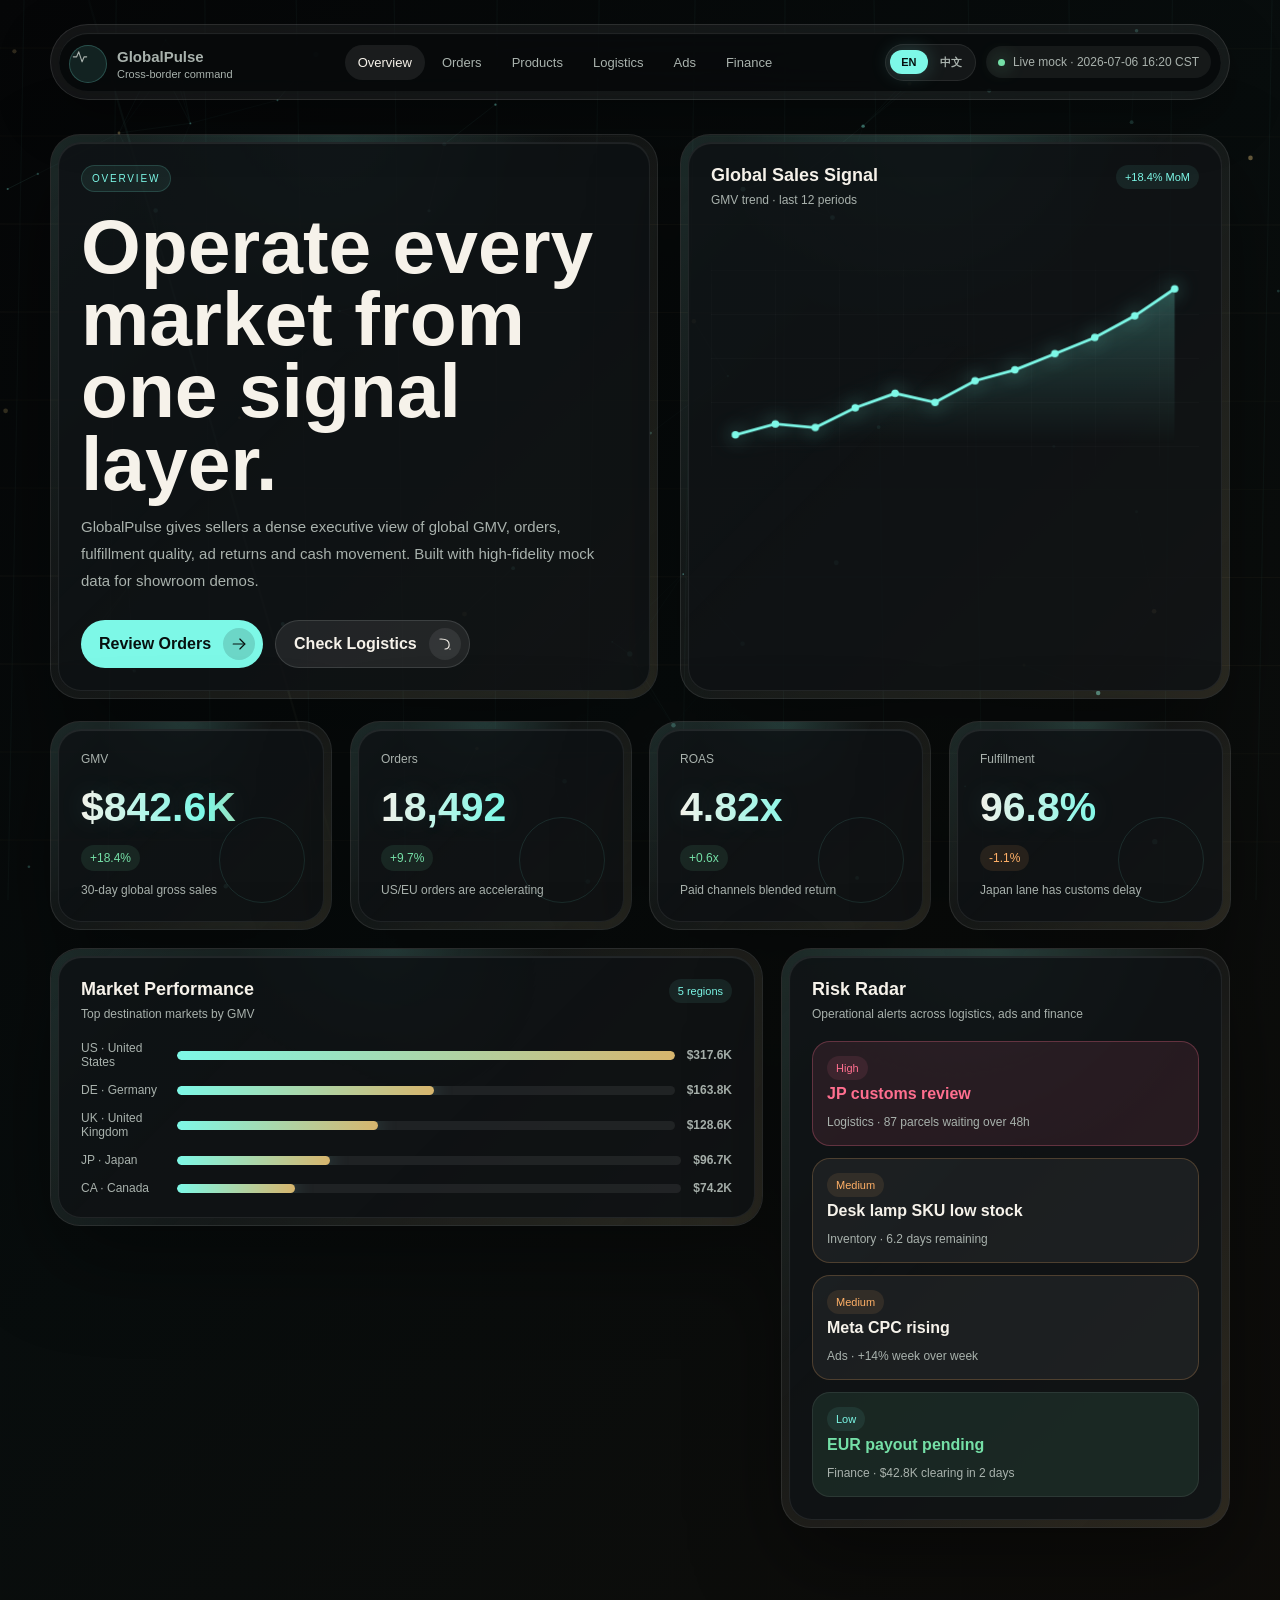
<file: output/globalpulse-dashboard/index.html>
<!doctype html>
<html lang="zh-CN">
  <head>
    <meta charset="utf-8">
    <meta name="viewport" content="width=device-width, initial-scale=1">
    <title>GlobalPulse · Overview</title>
    <link rel="icon" href="data:,">
    <link rel="stylesheet" href="styles.css">
  </head>
  <body data-page="overview">
    <script src="data/mockData.js"></script>
    <script src="app.js"></script>
  </body>
</html>
</file>
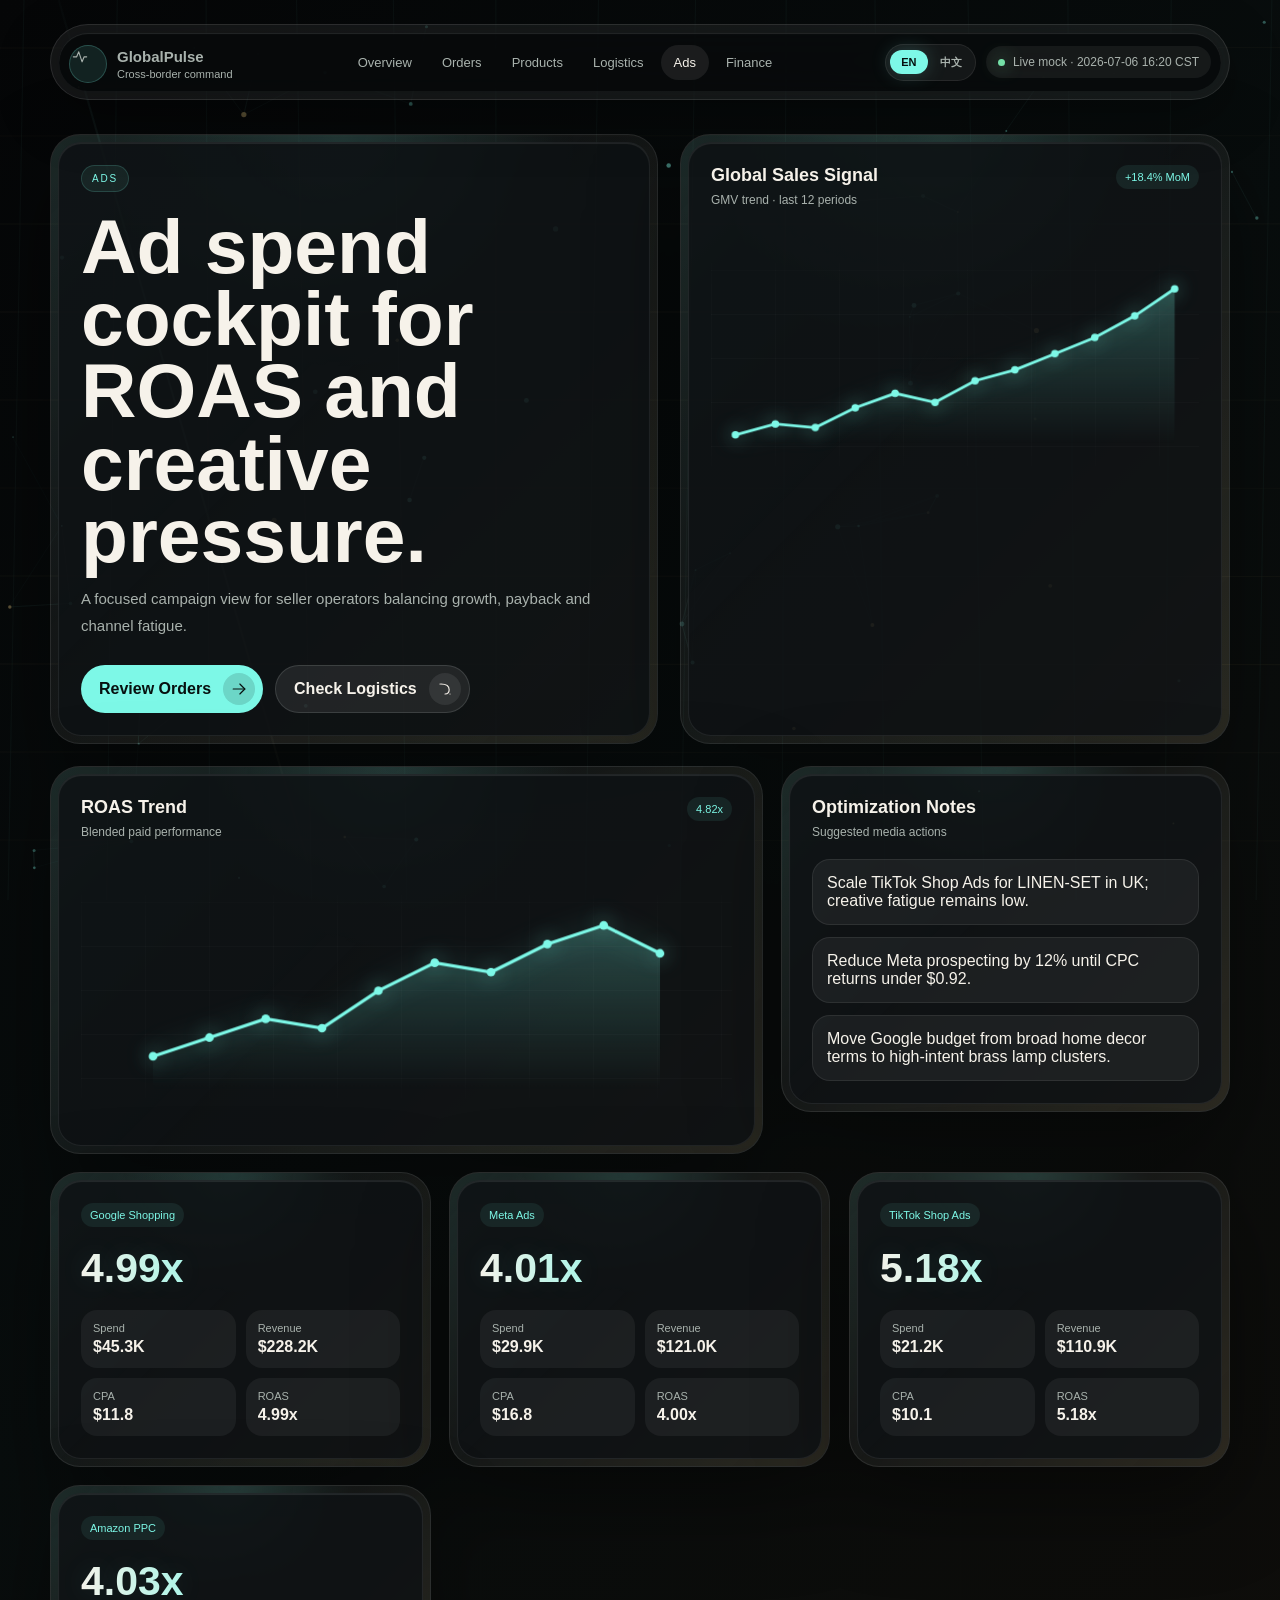
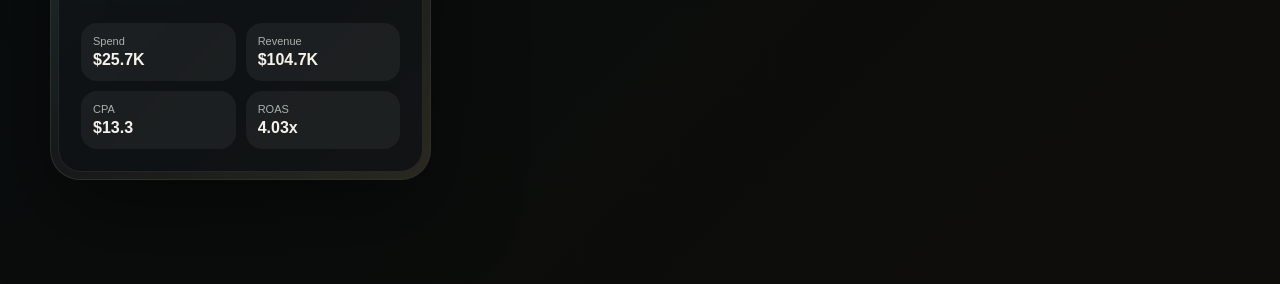
<file: ads.html>
<!doctype html>
<html lang="zh-CN">
  <head>
    <meta charset="utf-8">
    <meta name="viewport" content="width=device-width, initial-scale=1">
    <title>GlobalPulse · Ads</title>
    <link rel="icon" href="data:,">
    <link rel="stylesheet" href="styles.css">
  </head>
  <body data-page="ads">
    <script src="data/mockData.js"></script>
    <script src="app.js"></script>
  </body>
</html>
</file>
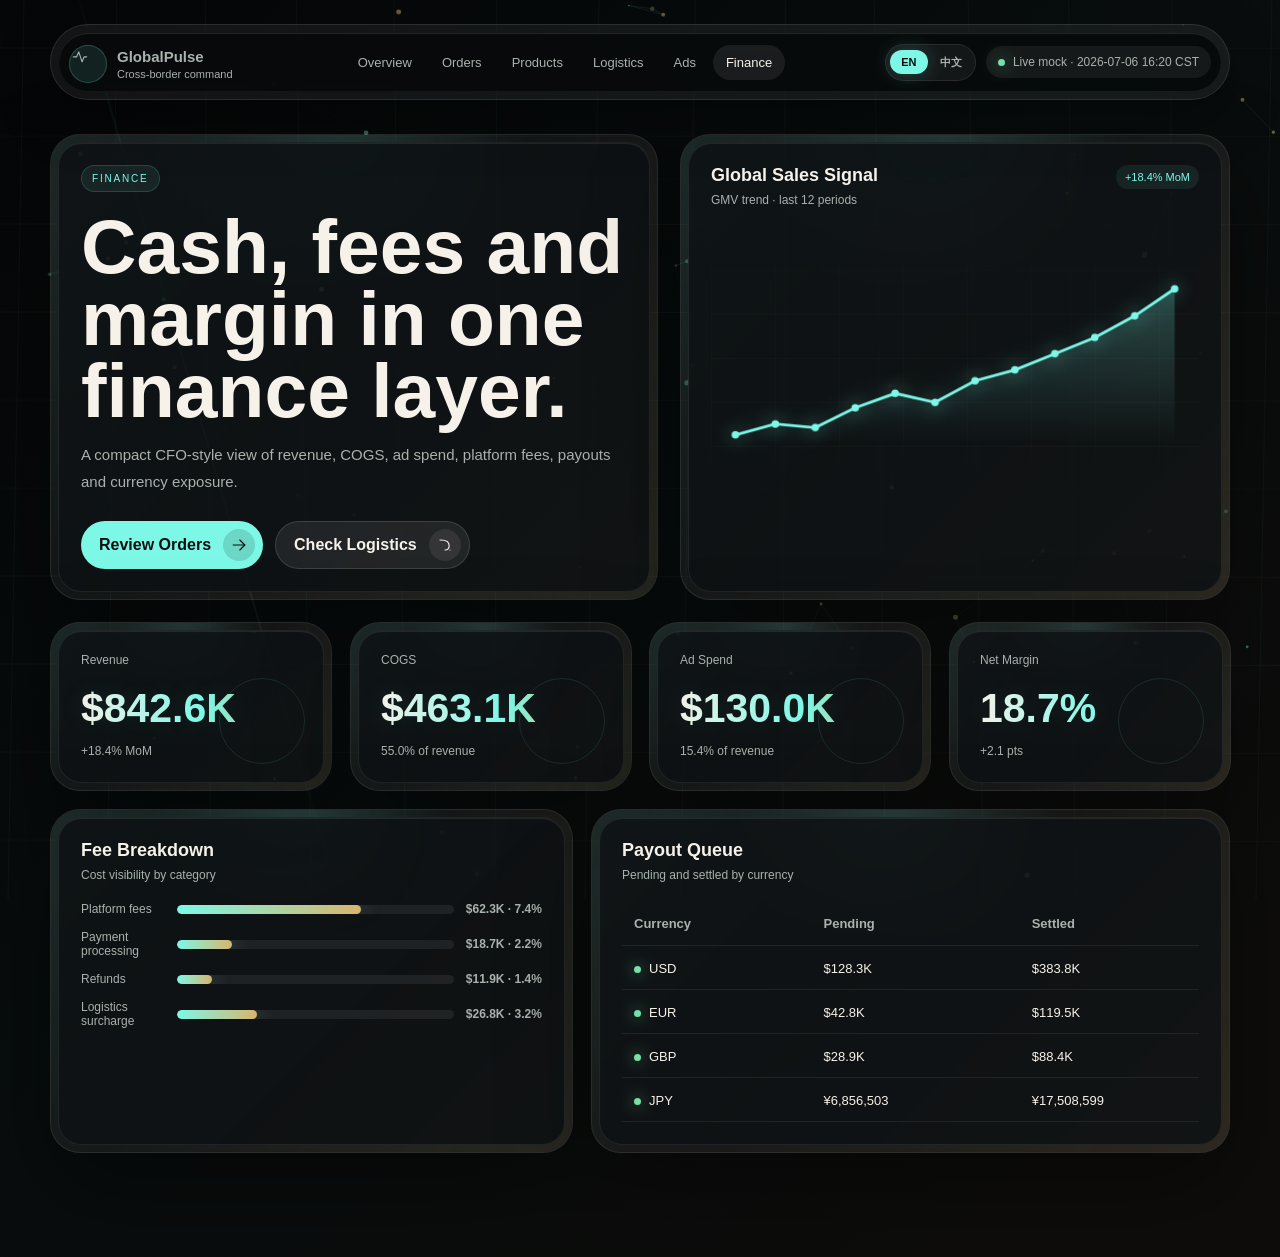
<file: finance.html>
<!doctype html>
<html lang="zh-CN">
  <head>
    <meta charset="utf-8">
    <meta name="viewport" content="width=device-width, initial-scale=1">
    <title>GlobalPulse · Finance</title>
    <link rel="icon" href="data:,">
    <link rel="stylesheet" href="styles.css">
  </head>
  <body data-page="finance">
    <script src="data/mockData.js"></script>
    <script src="app.js"></script>
  </body>
</html>
</file>
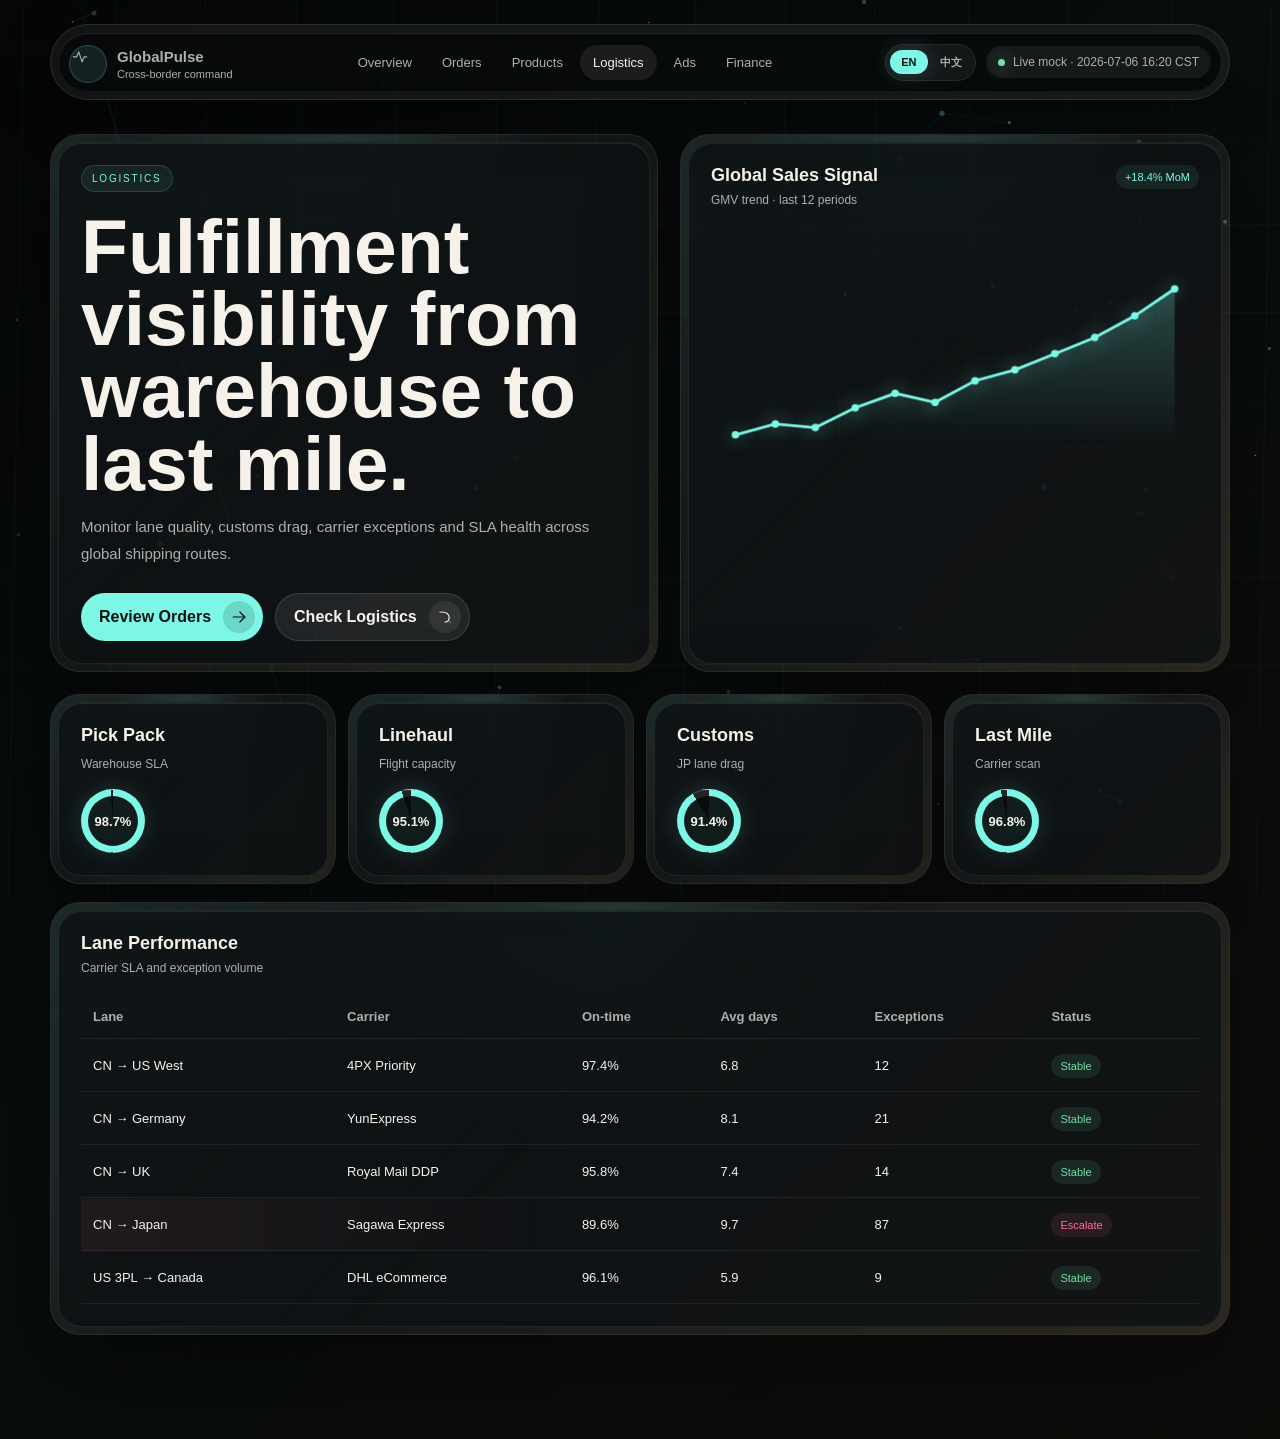
<file: logistics.html>
<!doctype html>
<html lang="zh-CN">
  <head>
    <meta charset="utf-8">
    <meta name="viewport" content="width=device-width, initial-scale=1">
    <title>GlobalPulse · Logistics</title>
    <link rel="icon" href="data:,">
    <link rel="stylesheet" href="styles.css">
  </head>
  <body data-page="logistics">
    <script src="data/mockData.js"></script>
    <script src="app.js"></script>
  </body>
</html>
</file>
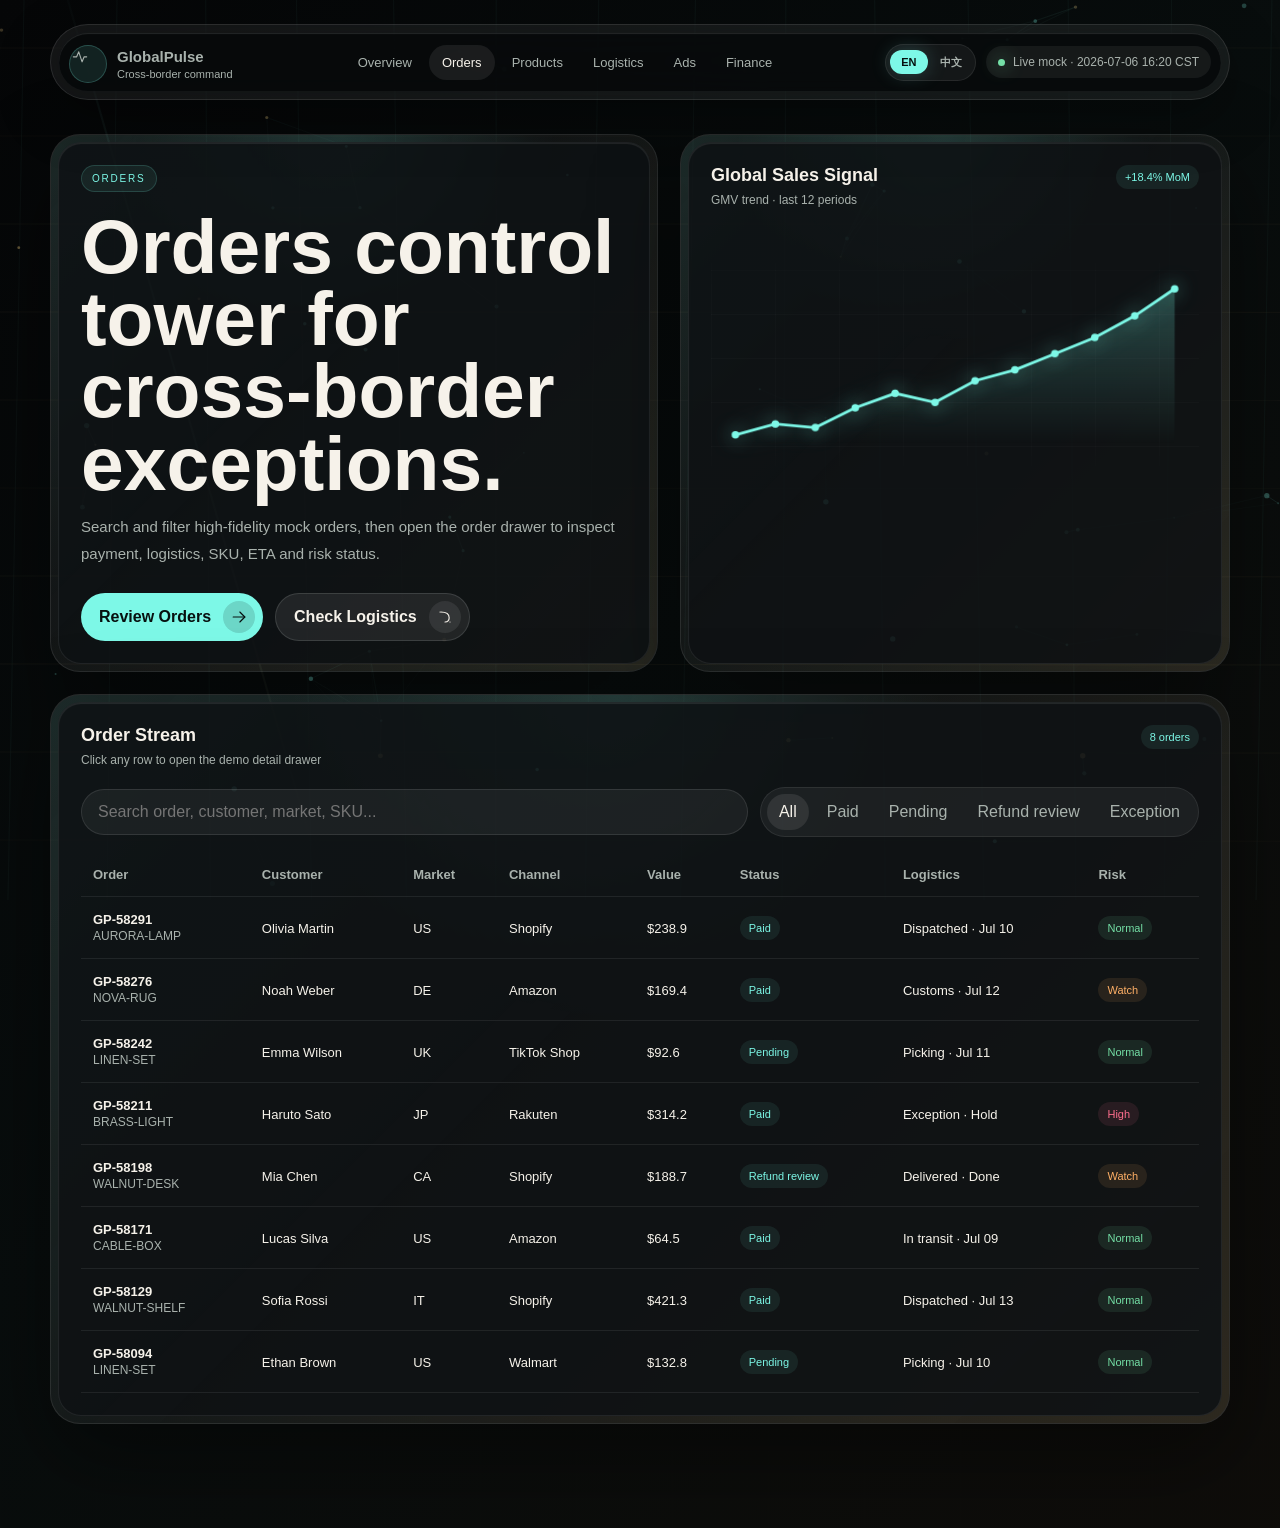
<file: orders.html>
<!doctype html>
<html lang="zh-CN">
  <head>
    <meta charset="utf-8">
    <meta name="viewport" content="width=device-width, initial-scale=1">
    <title>GlobalPulse · Orders</title>
    <link rel="icon" href="data:,">
    <link rel="stylesheet" href="styles.css">
  </head>
  <body data-page="orders">
    <script src="data/mockData.js"></script>
    <script src="app.js"></script>
  </body>
</html>
</file>
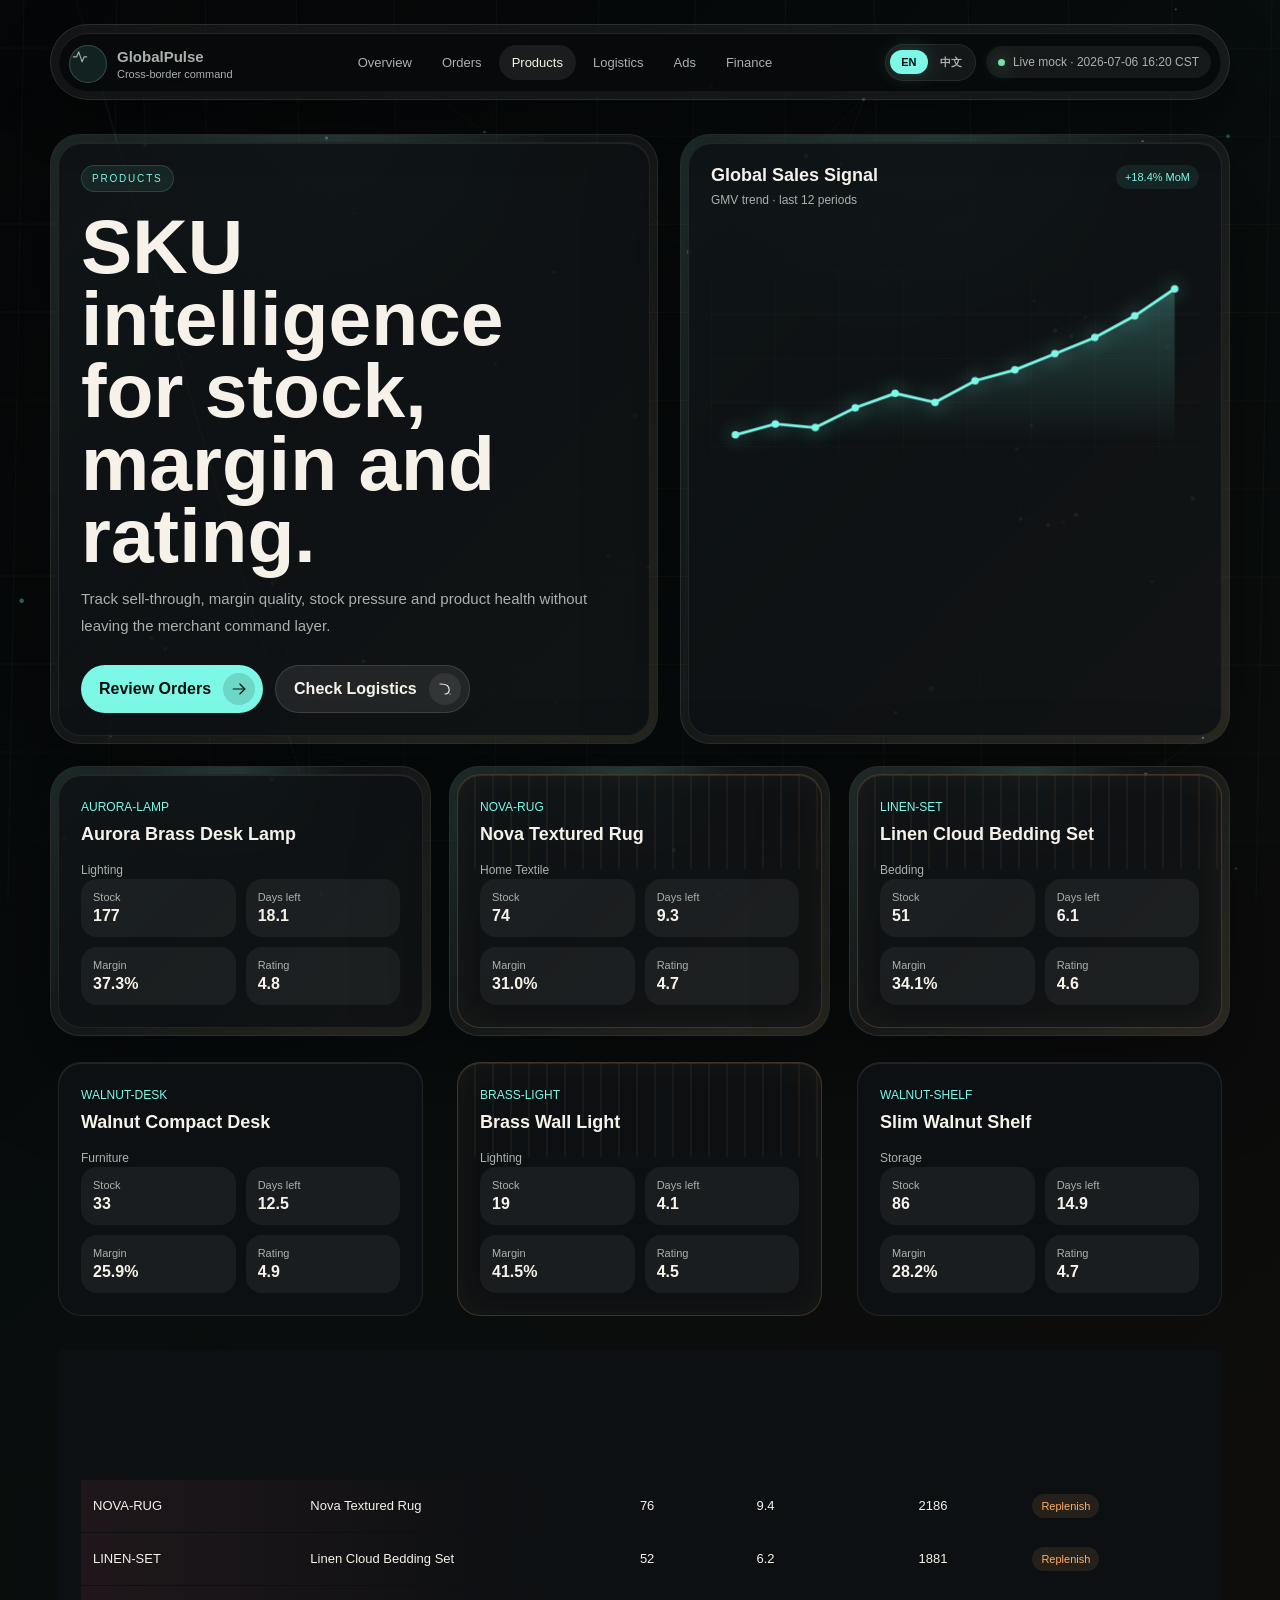
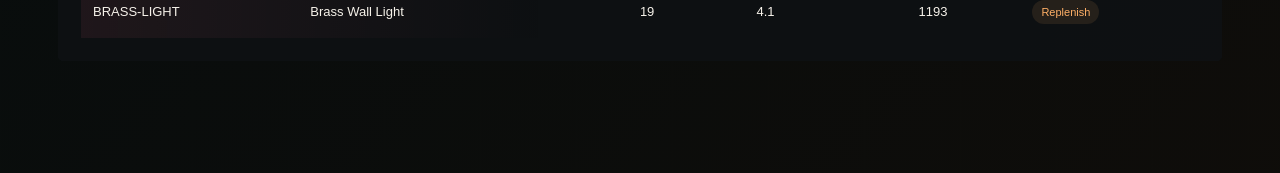
<file: products.html>
<!doctype html>
<html lang="zh-CN">
  <head>
    <meta charset="utf-8">
    <meta name="viewport" content="width=device-width, initial-scale=1">
    <title>GlobalPulse · Products</title>
    <link rel="icon" href="data:,">
    <link rel="stylesheet" href="styles.css">
  </head>
  <body data-page="products">
    <script src="data/mockData.js"></script>
    <script src="app.js"></script>
  </body>
</html>
</file>
<file: output/globalpulse-dashboard/styles.css>
:root {
  --bg: #050607;
  --panel: rgba(14, 18, 20, 0.86);
  --panel-2: rgba(21, 27, 30, 0.78);
  --ink: #f6f2ea;
  --muted: #a9b2ad;
  --line: rgba(255, 255, 255, 0.1);
  --line-strong: rgba(255, 255, 255, 0.18);
  --cyan: #7df8e7;
  --mint: #75e0a7;
  --gold: #d7b56d;
  --amber: #ffb067;
  --rose: #ff6f8f;
  --violet: #a99cff;
  --shadow: 0 34px 90px rgba(0, 0, 0, 0.42);
  --ease: cubic-bezier(0.32, 0.72, 0, 1);
}

@property --ring-fill {
  syntax: "<percentage>";
  inherits: false;
  initial-value: 0%;
}

* {
  box-sizing: border-box;
}

html {
  min-height: 100%;
  background: var(--bg);
  color: var(--ink);
  font-family: "Aptos Display", "Segoe UI Variable", "Microsoft YaHei UI", "PingFang SC", sans-serif;
  letter-spacing: 0;
}

body {
  min-height: 100dvh;
  margin: 0;
  overflow-x: hidden;
  background:
    linear-gradient(135deg, rgba(5, 6, 7, 0.98), rgba(8, 13, 13, 0.98) 46%, rgba(15, 13, 10, 0.96)),
    repeating-linear-gradient(90deg, rgba(255,255,255,.035) 0 1px, transparent 1px 96px),
    repeating-linear-gradient(0deg, rgba(255,255,255,.025) 0 1px, transparent 1px 96px);
}

body::before {
  content: "";
  position: fixed;
  inset: 0;
  pointer-events: none;
  z-index: 0;
  opacity: 0.035;
  background-image:
    repeating-linear-gradient(115deg, rgba(255,255,255,.18) 0 1px, transparent 1px 8px),
    repeating-linear-gradient(25deg, rgba(215,181,109,.10) 0 1px, transparent 1px 18px);
  mix-blend-mode: soft-light;
}

.motion-canvas {
  position: fixed;
  inset: 0;
  z-index: 0;
  width: 100vw;
  height: 100vh;
  pointer-events: none;
  opacity: .78;
  mix-blend-mode: screen;
}

button,
input {
  font: inherit;
}

button {
  cursor: pointer;
}

.app-shell {
  position: relative;
  z-index: 2;
  min-height: 100dvh;
  padding: 24px;
}

.topbar {
  position: sticky;
  top: 18px;
  z-index: 20;
  width: min(1180px, calc(100vw - 32px));
  margin: 0 auto 34px;
  padding: 8px;
  border-radius: 999px;
  background: rgba(255,255,255,.06);
  border: 1px solid rgba(255,255,255,.1);
  box-shadow: 0 18px 56px rgba(0,0,0,.32);
  backdrop-filter: blur(22px);
}

.nav-core {
  display: grid;
  grid-template-columns: auto 1fr auto;
  gap: 16px;
  align-items: center;
  border-radius: 999px;
  padding: 8px 10px;
  background: rgba(5, 7, 8, .78);
  box-shadow: inset 0 1px 1px rgba(255,255,255,.12);
}

.brand {
  display: inline-flex;
  align-items: center;
  gap: 10px;
  min-width: 176px;
  color: var(--ink);
  text-decoration: none;
}

.brand-mark {
  display: grid;
  width: 38px;
  height: 38px;
  place-items: center;
  border-radius: 50%;
  color: var(--cyan);
  background: rgba(125, 248, 231, .1);
  border: 1px solid rgba(125, 248, 231, .22);
}

.brand strong {
  display: block;
  font-size: 15px;
  line-height: 1;
}

.brand span {
  display: block;
  margin-top: 4px;
  color: var(--muted);
  font-size: 11px;
}

.nav-links {
  display: flex;
  justify-content: center;
  gap: 4px;
}

.nav-links a,
.mobile-panel a {
  color: var(--muted);
  text-decoration: none;
  transition: color 520ms var(--ease), background 520ms var(--ease), transform 520ms var(--ease);
}

.nav-links a {
  padding: 10px 13px;
  border-radius: 999px;
  font-size: 13px;
}

.nav-links a:hover,
.nav-links a.active {
  color: var(--ink);
  background: rgba(255,255,255,.08);
}

.nav-meta {
  display: flex;
  align-items: center;
  gap: 10px;
}

.sync-pill {
  display: inline-flex;
  align-items: center;
  gap: 8px;
  padding: 9px 12px;
  border-radius: 999px;
  color: var(--muted);
  background: rgba(255,255,255,.06);
  font-size: 12px;
}

.language-switch {
  display: inline-flex;
  align-items: center;
  gap: 3px;
  padding: 4px;
  border-radius: 999px;
  background: rgba(255,255,255,.055);
  border: 1px solid rgba(255,255,255,.08);
}

.language-switch button {
  min-width: 38px;
  border: 0;
  border-radius: 999px;
  padding: 6px 9px;
  color: var(--muted);
  background: transparent;
  font-size: 11px;
  font-weight: 700;
  letter-spacing: 0;
  transition: color 520ms var(--ease), background 520ms var(--ease), box-shadow 520ms var(--ease), transform 520ms var(--ease);
}

.language-switch button:hover,
.language-switch button.active {
  color: #06100f;
  background: var(--cyan);
  box-shadow: 0 0 20px rgba(125,248,231,.22);
}

.language-switch button:active {
  transform: scale(.96);
}

.pulse-dot {
  width: 7px;
  height: 7px;
  border-radius: 50%;
  background: var(--mint);
  box-shadow: 0 0 18px rgba(117, 224, 167, .9);
  animation: livePulse 1400ms var(--ease) infinite;
}

.menu-toggle {
  display: none;
  position: relative;
  width: 42px;
  height: 42px;
  border: 0;
  border-radius: 50%;
  color: var(--ink);
  background: rgba(255,255,255,.08);
}

.menu-toggle span {
  position: absolute;
  left: 12px;
  width: 18px;
  height: 1px;
  background: currentColor;
  transition: transform 620ms var(--ease), opacity 620ms var(--ease);
}

.menu-toggle span:first-child { transform: translateY(-5px); }
.menu-toggle span:last-child { transform: translateY(5px); }
.menu-toggle.open span:first-child { transform: rotate(45deg); }
.menu-toggle.open span:last-child { transform: rotate(-45deg); }

.mobile-panel {
  display: none;
}

.mobile-panel.open a {
  opacity: 0;
  transform: translateY(18px);
  animation: navItemIn 520ms var(--ease) var(--item-delay, 0ms) forwards;
}

.page {
  width: min(1180px, calc(100vw - 32px));
  margin: 0 auto;
  padding-bottom: 80px;
  animation: pageEnter 880ms var(--ease) both;
}

.hero {
  display: grid;
  grid-template-columns: minmax(0, 1.05fr) minmax(340px, .95fr);
  gap: 22px;
  align-items: stretch;
  margin-bottom: 22px;
}

.eyebrow {
  display: inline-flex;
  width: max-content;
  align-items: center;
  gap: 8px;
  padding: 7px 10px;
  border-radius: 999px;
  color: var(--cyan);
  background: rgba(125, 248, 231, .08);
  border: 1px solid rgba(125, 248, 231, .16);
  font-size: 10px;
  letter-spacing: .18em;
  text-transform: uppercase;
}

h1 {
  max-width: 780px;
  margin: 18px 0 14px;
  color: var(--ink);
  font-size: clamp(38px, 6vw, 82px);
  line-height: .94;
  letter-spacing: 0;
}

.lead {
  max-width: 700px;
  margin: 0;
  color: var(--muted);
  font-size: 15px;
  line-height: 1.8;
}

.hero-actions {
  display: flex;
  flex-wrap: wrap;
  gap: 12px;
  margin-top: 26px;
}

.button {
  display: inline-flex;
  align-items: center;
  gap: 12px;
  min-height: 46px;
  border: 0;
  border-radius: 999px;
  padding: 7px 8px 7px 18px;
  color: #07100f;
  background: var(--cyan);
  font-weight: 700;
  text-decoration: none;
  transition: transform 600ms var(--ease), filter 600ms var(--ease);
}

.button:hover {
  transform: translateY(-2px);
  filter: brightness(1.05);
}

.button:active {
  transform: scale(.98);
}

.button .icon-circle {
  display: grid;
  width: 32px;
  height: 32px;
  place-items: center;
  border-radius: 50%;
  background: rgba(5, 7, 8, .14);
  transition: transform 600ms var(--ease);
}

.button:hover .icon-circle {
  transform: translateX(3px) translateY(-1px) scale(1.04);
}

.button.secondary {
  color: var(--ink);
  background: rgba(255,255,255,.08);
  border: 1px solid rgba(255,255,255,.12);
}

.button.secondary .icon-circle {
  background: rgba(255,255,255,.08);
}

.panel-shell {
  position: relative;
  overflow: hidden;
  padding: 7px;
  border-radius: 30px;
  background: rgba(255,255,255,.055);
  border: 1px solid rgba(255,255,255,.09);
  box-shadow: var(--shadow);
  transform-style: preserve-3d;
  transition: border-color 700ms var(--ease), background 700ms var(--ease), box-shadow 700ms var(--ease);
}

.panel-shell::before,
.panel-shell::after {
  content: "";
  position: absolute;
  pointer-events: none;
}

.panel-shell::before {
  inset: -1px;
  border-radius: inherit;
  opacity: .56;
  background:
    radial-gradient(circle at var(--mx, 48%) var(--my, 0%), rgba(125,248,231,.24), transparent 34%),
    linear-gradient(135deg, rgba(125,248,231,.16), transparent 42%, rgba(215,181,109,.18));
  transform: translate3d(0,0,0);
  animation: shellGlow 5200ms var(--ease) infinite alternate;
}

.panel-shell::after {
  inset: 7px;
  border-radius: 23px;
  opacity: 0;
  background: linear-gradient(115deg, transparent 18%, rgba(255,255,255,.16) 42%, transparent 64%);
  transform: translateX(-78%) skewX(-12deg);
  transition: opacity 580ms var(--ease), transform 780ms var(--ease);
}

.panel-shell:hover {
  border-color: rgba(125,248,231,.28);
  background: rgba(125,248,231,.065);
  box-shadow: 0 30px 96px rgba(0,0,0,.46), 0 0 42px rgba(125,248,231,.08);
}

.panel-shell:hover::after {
  opacity: .65;
  transform: translateX(74%) skewX(-12deg);
}

.panel-shell.tilt-ready .panel {
  transform: perspective(900px) rotateX(var(--rx, 0deg)) rotateY(var(--ry, 0deg)) translateZ(0);
  transition: transform 560ms var(--ease), background 560ms var(--ease);
}

.panel {
  position: relative;
  z-index: 1;
  min-height: 100%;
  border-radius: 23px;
  padding: 22px;
  background: var(--panel);
  border: 1px solid rgba(255,255,255,.08);
  box-shadow: inset 0 1px 1px rgba(255,255,255,.10);
}

.panel-header {
  display: flex;
  align-items: flex-start;
  justify-content: space-between;
  gap: 14px;
  margin-bottom: 18px;
}

.panel-title {
  margin: 0;
  font-size: 18px;
}

.panel-subtitle {
  margin: 5px 0 0;
  color: var(--muted);
  font-size: 12px;
  line-height: 1.5;
}

.grid {
  display: grid;
  gap: 18px;
}

.kpi-grid {
  grid-template-columns: repeat(4, minmax(0, 1fr));
  margin-bottom: 18px;
}

.metric {
  position: relative;
  overflow: hidden;
  min-height: 150px;
}

.metric::before {
  content: "";
  position: absolute;
  inset: -20% -40%;
  opacity: .34;
  pointer-events: none;
  background: linear-gradient(105deg, transparent 35%, rgba(125,248,231,.12), transparent 64%);
  transform: translateX(-52%);
  animation: metricSweep 4600ms var(--ease) infinite;
}

.metric::after {
  content: "";
  position: absolute;
  inset: auto 18px 18px auto;
  width: 84px;
  height: 84px;
  border-radius: 50%;
  border: 1px solid rgba(125,248,231,.16);
  opacity: .65;
}

.metric > * {
  position: relative;
  z-index: 1;
}

.metric-label {
  color: var(--muted);
  font-size: 12px;
}

.metric-value {
  margin-top: 18px;
  font-size: clamp(27px, 3.2vw, 42px);
  font-weight: 800;
  letter-spacing: 0;
  color: transparent;
  background: linear-gradient(90deg, var(--ink), var(--cyan) 56%, var(--gold));
  -webkit-background-clip: text;
  background-clip: text;
  text-shadow: 0 0 28px rgba(125,248,231,.12);
}

.metric-change {
  display: inline-flex;
  margin-top: 14px;
  padding: 6px 9px;
  border-radius: 999px;
  font-size: 12px;
  background: rgba(117,224,167,.1);
  color: var(--mint);
}

.metric-change.warn {
  background: rgba(255,176,103,.1);
  color: var(--amber);
}

.metric-detail {
  margin-top: 10px;
  color: var(--muted);
  font-size: 12px;
  line-height: 1.5;
}

.dashboard-grid {
  grid-template-columns: 1.35fr .85fr;
  align-items: start;
}

.mini-grid {
  grid-template-columns: repeat(2, minmax(0, 1fr));
}

.chart {
  position: relative;
  width: 100%;
  min-height: 260px;
}

.chart::before {
  content: "";
  position: absolute;
  inset: 14px 0 0;
  pointer-events: none;
  opacity: .28;
  background:
    repeating-linear-gradient(0deg, rgba(255,255,255,.08) 0 1px, transparent 1px 44px),
    repeating-linear-gradient(90deg, rgba(255,255,255,.06) 0 1px, transparent 1px 64px);
  mask-image: linear-gradient(180deg, transparent, #000 18%, #000 80%, transparent);
}

.chart svg {
  width: 100%;
  height: 260px;
  overflow: visible;
}

.chart path.line {
  fill: none;
  stroke: var(--cyan);
  stroke-width: 3;
  stroke-linecap: round;
  filter: drop-shadow(0 0 13px rgba(125,248,231,.42));
  transition: stroke-dashoffset 1500ms var(--ease);
}

.chart path.line.drawn {
  stroke-dashoffset: 0 !important;
}

.chart-area {
  opacity: 0;
  transform: translateY(10px);
  animation: areaLift 1300ms var(--ease) 260ms forwards;
}

.chart circle {
  fill: var(--cyan);
  filter: drop-shadow(0 0 10px rgba(125,248,231,.7));
  opacity: 0;
  transform: scale(.25);
  transform-box: fill-box;
  transform-origin: center;
  transition: transform 420ms var(--ease), filter 420ms var(--ease);
}

.chart circle.ready {
  animation: pointPop 680ms var(--ease) var(--point-delay, 620ms) forwards;
}

.chart circle:hover {
  transform: scale(1.9);
  filter: drop-shadow(0 0 18px rgba(125,248,231,.95));
}

.chart-tooltip {
  position: fixed;
  z-index: 40;
  display: none;
  min-width: 120px;
  padding: 10px 12px;
  border-radius: 14px;
  color: var(--ink);
  background: rgba(5, 7, 8, .92);
  border: 1px solid rgba(255,255,255,.14);
  pointer-events: none;
  box-shadow: 0 22px 60px rgba(0,0,0,.35);
  font-size: 12px;
}

.bar-list {
  display: grid;
  gap: 14px;
}

.bar-row {
  display: grid;
  grid-template-columns: 84px 1fr auto;
  gap: 12px;
  align-items: center;
  color: var(--muted);
  font-size: 12px;
}

.bar-track {
  position: relative;
  height: 9px;
  border-radius: 999px;
  background: rgba(255,255,255,.07);
  overflow: hidden;
}

.bar-track::after {
  content: "";
  position: absolute;
  inset: 0;
  opacity: .48;
  background: linear-gradient(90deg, transparent, rgba(255,255,255,.22), transparent);
  transform: translateX(-110%);
  animation: trackScan 2600ms var(--ease) infinite;
}

.bar-fill {
  height: 100%;
  border-radius: inherit;
  background: linear-gradient(90deg, var(--cyan), var(--gold));
  box-shadow: 0 0 20px rgba(125,248,231,.34);
  transform: scaleX(0);
  transform-origin: left center;
  animation: barFill 1100ms var(--ease) var(--bar-delay, 160ms) forwards;
}

.risk-list,
.suggestion-list,
.node-list {
  display: grid;
  gap: 12px;
}

.risk-item,
.suggestion,
.node-item {
  position: relative;
  overflow: hidden;
  display: grid;
  gap: 5px;
  padding: 14px;
  border-radius: 18px;
  background: rgba(255,255,255,.055);
  border: 1px solid rgba(255,255,255,.08);
}

.risk-item::after,
.suggestion::after {
  content: "";
  position: absolute;
  inset: 0;
  opacity: 0;
  pointer-events: none;
  background: linear-gradient(110deg, transparent 20%, rgba(125,248,231,.12), transparent 72%);
  transform: translateX(-70%);
  transition: opacity 520ms var(--ease), transform 820ms var(--ease);
}

.risk-item:hover::after,
.suggestion:hover::after {
  opacity: 1;
  transform: translateX(60%);
}

.risk-item.risk-high {
  border-color: rgba(255,111,143,.28);
  animation: riskPulse 1900ms var(--ease) infinite;
}

.risk-item.risk-medium {
  border-color: rgba(255,176,103,.22);
}

.tag,
.status,
.severity {
  display: inline-flex;
  width: max-content;
  align-items: center;
  gap: 6px;
  padding: 6px 9px;
  border-radius: 999px;
  color: var(--cyan);
  background: rgba(125,248,231,.08);
  font-size: 11px;
  white-space: nowrap;
}

.severity.high,
.risk-high {
  color: var(--rose);
  background: rgba(255,111,143,.1);
  animation: statusPulse 1600ms var(--ease) infinite;
}

.severity.medium,
.risk-watch {
  color: var(--amber);
  background: rgba(255,176,103,.1);
}

.risk-low,
.risk-normal {
  color: var(--mint);
  background: rgba(117,224,167,.1);
}

.controls {
  display: flex;
  flex-wrap: wrap;
  gap: 12px;
  align-items: center;
  justify-content: space-between;
  margin-bottom: 16px;
}

.search {
  min-width: min(360px, 100%);
  flex: 1;
  border: 1px solid rgba(255,255,255,.1);
  border-radius: 999px;
  padding: 13px 16px;
  color: var(--ink);
  background: rgba(255,255,255,.055);
  outline: none;
}

.search:focus {
  border-color: rgba(125,248,231,.42);
}

.segment {
  display: inline-flex;
  gap: 6px;
  padding: 6px;
  border-radius: 999px;
  background: rgba(255,255,255,.055);
  border: 1px solid rgba(255,255,255,.08);
}

.segment button {
  border: 0;
  border-radius: 999px;
  padding: 9px 12px;
  color: var(--muted);
  background: transparent;
  transition: color 500ms var(--ease), background 500ms var(--ease);
}

.segment button.active,
.segment button:hover {
  color: var(--ink);
  background: rgba(255,255,255,.09);
}

.table-wrap {
  overflow-x: auto;
}

table {
  width: 100%;
  min-width: 760px;
  border-collapse: collapse;
}

th,
td {
  padding: 14px 12px;
  border-bottom: 1px solid rgba(255,255,255,.075);
  text-align: left;
  font-size: 13px;
}

th {
  color: var(--muted);
  font-weight: 600;
}

tbody tr {
  transition: background 360ms var(--ease), transform 360ms var(--ease);
}

tbody tr.row-enter {
  opacity: 0;
  transform: translateY(14px) scale(.985);
  animation: rowIn 540ms var(--ease) var(--row-delay, 0ms) forwards;
}

tbody tr:hover {
  background: rgba(255,255,255,.045);
}

tbody tr.lane-alert,
tbody tr.low-stock-row {
  background: linear-gradient(90deg, rgba(255,111,143,.075), transparent 42%);
  animation: rowIn 540ms var(--ease) var(--row-delay, 0ms) forwards, lanePulse 1800ms var(--ease) 680ms infinite;
}

.payout-row td:first-child::before {
  content: "";
  display: inline-block;
  width: 7px;
  height: 7px;
  margin-right: 8px;
  border-radius: 50%;
  background: var(--mint);
  box-shadow: 0 0 16px rgba(117,224,167,.8);
  animation: statusPulse 1800ms var(--ease) infinite;
}

.click-row {
  cursor: pointer;
}

.drawer {
  position: fixed;
  inset: 0;
  z-index: 35;
  display: none;
}

.drawer.open {
  display: block;
}

.drawer-backdrop {
  position: absolute;
  inset: 0;
  background: rgba(0,0,0,.54);
}

.drawer-backdrop::after {
  content: "";
  position: absolute;
  inset: 0;
  opacity: 0;
  pointer-events: none;
  background:
    radial-gradient(circle at 82% 18%, rgba(125,248,231,.22), transparent 34%),
    radial-gradient(circle at 70% 82%, rgba(255,111,143,.14), transparent 30%);
}

.drawer.open .drawer-backdrop::after {
  animation: backdropBreath 2100ms var(--ease) infinite alternate;
}

.drawer-panel {
  position: absolute;
  top: 20px;
  right: 20px;
  bottom: 20px;
  width: min(460px, calc(100vw - 40px));
  padding: 8px;
  border-radius: 30px;
  background: rgba(255,255,255,.06);
  border: 1px solid rgba(255,255,255,.1);
  box-shadow: var(--shadow);
  transform: translateX(20px);
  animation: drawerIn 620ms var(--ease) forwards;
}

@keyframes drawerIn {
  to { transform: translateX(0); }
}

.drawer-core {
  height: 100%;
  overflow: auto;
  border-radius: 23px;
  padding: 22px;
  background: rgba(8, 10, 11, .94);
  border: 1px solid rgba(255,255,255,.08);
}

.close {
  border: 0;
  border-radius: 50%;
  width: 38px;
  height: 38px;
  color: var(--ink);
  background: rgba(255,255,255,.08);
}

.detail-grid {
  display: grid;
  gap: 12px;
  margin-top: 20px;
}

.detail-row {
  display: flex;
  justify-content: space-between;
  gap: 16px;
  padding: 13px 0;
  border-bottom: 1px solid rgba(255,255,255,.08);
  color: var(--muted);
  opacity: 0;
  transform: translateX(18px);
}

.drawer.open .detail-row {
  animation: detailIn 520ms var(--ease) var(--detail-delay, 180ms) forwards;
}

.drawer.open .drawer-recommendation {
  opacity: 0;
  transform: translateY(18px);
  animation: detailIn 620ms var(--ease) 680ms forwards;
}

.detail-row strong {
  color: var(--ink);
}

.product-grid {
  grid-template-columns: repeat(3, minmax(0, 1fr));
}

.product-card .sku {
  color: var(--cyan);
  font-size: 12px;
}

.product-card {
  position: relative;
  overflow: hidden;
}

.product-card > * {
  position: relative;
  z-index: 1;
}

.product-card.low-stock {
  border-color: rgba(255,176,103,.22);
  box-shadow: inset 0 1px 1px rgba(255,255,255,.10), inset 0 0 34px rgba(255,176,103,.055);
}

.product-card.low-stock::before {
  content: "";
  position: absolute;
  inset: -30% 0;
  z-index: 0;
  opacity: .78;
  pointer-events: none;
  background:
    linear-gradient(180deg, transparent 18%, rgba(255,176,103,.18) 48%, transparent 62%),
    repeating-linear-gradient(90deg, transparent 0 16px, rgba(255,176,103,.08) 16px 18px);
  transform: translateY(-58%);
  animation: stockScan 2400ms var(--ease) infinite;
}

.product-card h3 {
  margin: 9px 0 16px;
  font-size: 18px;
}

.stat-pair {
  display: grid;
  grid-template-columns: repeat(2, minmax(0, 1fr));
  gap: 10px;
}

.stat-pill {
  position: relative;
  overflow: hidden;
  padding: 12px;
  border-radius: 16px;
  background: rgba(255,255,255,.055);
}

.stat-pill::after {
  content: "";
  position: absolute;
  inset: 0;
  opacity: 0;
  pointer-events: none;
  background: radial-gradient(circle at 50% 0%, rgba(125,248,231,.18), transparent 68%);
  transition: opacity 520ms var(--ease);
}

.stat-pill:hover::after {
  opacity: 1;
}

.stat-pill span {
  display: block;
  color: var(--muted);
  font-size: 11px;
}

.stat-pill strong {
  display: block;
  margin-top: 4px;
  font-size: 16px;
}

.channel-card {
  overflow: hidden;
}

.channel-card .stat-pair {
  margin-top: 18px;
}

.timeline {
  display: grid;
  grid-template-columns: repeat(4, minmax(0, 1fr));
  gap: 12px;
}

.timeline-step {
  position: relative;
  min-height: 150px;
}

.timeline-step strong {
  display: block;
  margin-bottom: 8px;
  font-size: 18px;
}

.timeline-step .ring {
  position: relative;
  isolation: isolate;
  --ring-fill: 0%;
  display: grid;
  width: 64px;
  height: 64px;
  margin-top: 16px;
  place-items: center;
  border-radius: 50%;
  color: var(--ink);
  border: 1px solid rgba(125,248,231,.26);
  background: conic-gradient(var(--cyan) var(--ring-fill), rgba(255,255,255,.08) 0);
  box-shadow: 0 0 26px rgba(125,248,231,.16);
  font-size: 13px;
  font-weight: 800;
  animation: ringFill 1350ms var(--ease) 260ms forwards, ringPulse 2200ms var(--ease) 1500ms infinite;
}

.timeline-step .ring::before {
  content: "";
  position: absolute;
  inset: 6px;
  z-index: -1;
  border-radius: inherit;
  background: rgba(8,10,11,.92);
}

.finance-grid {
  grid-template-columns: repeat(4, minmax(0, 1fr));
}

.fee-grid {
  grid-template-columns: .9fr 1.1fr;
}

.empty {
  padding: 40px;
  text-align: center;
  color: var(--muted);
}

.reveal {
  opacity: 0;
  filter: blur(8px);
  transform: translateY(42px) scale(.982);
  transition: opacity 980ms var(--ease), transform 980ms var(--ease), filter 980ms var(--ease);
}

.reveal.visible {
  opacity: 1;
  filter: blur(0);
  transform: translateY(0);
}

.reveal.visible > .panel-shell {
  animation: stagedLift 920ms var(--ease) both;
}

.reveal.visible > .panel-shell:nth-child(2) { animation-delay: 80ms; }
.reveal.visible > .panel-shell:nth-child(3) { animation-delay: 150ms; }
.reveal.visible > .panel-shell:nth-child(4) { animation-delay: 220ms; }
.reveal.visible > .panel-shell:nth-child(5) { animation-delay: 290ms; }
.reveal.visible > .panel-shell:nth-child(6) { animation-delay: 360ms; }

@keyframes pageEnter {
  from {
    opacity: 0;
    transform: translateY(18px) scale(.992);
  }
  to {
    opacity: 1;
    transform: translateY(0) scale(1);
  }
}

@keyframes livePulse {
  0%, 100% {
    transform: scale(1);
    box-shadow: 0 0 18px rgba(117,224,167,.9);
  }
  50% {
    transform: scale(1.55);
    box-shadow: 0 0 26px rgba(117,224,167,1), 0 0 42px rgba(117,224,167,.35);
  }
}

@keyframes navItemIn {
  from {
    opacity: 0;
    transform: translateY(18px);
  }
  to {
    opacity: 1;
    transform: translateY(0);
  }
}

@keyframes shellGlow {
  from {
    opacity: .34;
    transform: scale(1);
  }
  to {
    opacity: .68;
    transform: scale(1.03);
  }
}

@keyframes stagedLift {
  from {
    opacity: .64;
    transform: translateY(22px) scale(.985);
  }
  to {
    opacity: 1;
    transform: translateY(0) scale(1);
  }
}

@keyframes metricSweep {
  0%, 38% {
    transform: translateX(-62%) rotate(0.001deg);
  }
  72%, 100% {
    transform: translateX(62%) rotate(0.001deg);
  }
}

@keyframes areaLift {
  to {
    opacity: 1;
    transform: translateY(0);
  }
}

@keyframes pointPop {
  0% {
    opacity: 0;
    transform: scale(.2);
  }
  72% {
    opacity: 1;
    transform: scale(1.55);
  }
  100% {
    opacity: 1;
    transform: scale(1);
  }
}

@keyframes trackScan {
  from { transform: translateX(-110%); }
  to { transform: translateX(110%); }
}

@keyframes barFill {
  to { transform: scaleX(1); }
}

@keyframes riskPulse {
  0%, 100% {
    box-shadow: inset 0 0 0 rgba(255,111,143,0), 0 0 0 rgba(255,111,143,0);
  }
  50% {
    box-shadow: inset 0 0 28px rgba(255,111,143,.08), 0 0 32px rgba(255,111,143,.12);
  }
}

@keyframes statusPulse {
  0%, 100% {
    box-shadow: 0 0 0 rgba(255,111,143,0);
  }
  50% {
    box-shadow: 0 0 24px rgba(255,111,143,.25);
  }
}

@keyframes rowIn {
  to {
    opacity: 1;
    transform: translateY(0) scale(1);
  }
}

@keyframes lanePulse {
  0%, 100% {
    box-shadow: inset 0 0 0 rgba(255,111,143,0);
  }
  50% {
    box-shadow: inset 0 0 34px rgba(255,111,143,.12);
  }
}

@keyframes backdropBreath {
  from { opacity: .28; }
  to { opacity: .78; }
}

@keyframes detailIn {
  to {
    opacity: 1;
    transform: translate(0, 0);
  }
}

@keyframes stockScan {
  0%, 28% {
    transform: translateY(-64%);
  }
  70%, 100% {
    transform: translateY(64%);
  }
}

@keyframes ringFill {
  to { --ring-fill: var(--value); }
}

@keyframes ringPulse {
  0%, 100% {
    box-shadow: 0 0 20px rgba(125,248,231,.16);
  }
  50% {
    box-shadow: 0 0 34px rgba(125,248,231,.32), 0 0 54px rgba(215,181,109,.10);
  }
}

@media (max-width: 980px) {
  .topbar {
    border-radius: 30px;
  }

  .nav-links,
  .sync-pill {
    display: none;
  }

  .nav-core {
    grid-template-columns: auto auto;
    justify-content: space-between;
  }

  .menu-toggle {
    display: inline-block;
  }

  .language-switch {
    padding: 3px;
  }

  .mobile-panel {
    display: none;
    padding: 12px 18px 18px;
  }

  .mobile-panel.open {
    display: grid;
    gap: 10px;
  }

  .mobile-panel a {
    padding: 13px 14px;
    border-radius: 16px;
    background: rgba(255,255,255,.055);
  }

  .hero,
  .dashboard-grid,
  .fee-grid {
    grid-template-columns: 1fr;
  }

  .kpi-grid,
  .product-grid,
  .finance-grid,
  .timeline,
  .mini-grid {
    grid-template-columns: repeat(2, minmax(0, 1fr));
  }
}

@media (max-width: 640px) {
  .app-shell {
    padding: 14px;
  }

  .motion-canvas {
    opacity: .46;
  }

  .page,
  .topbar {
    width: 100%;
  }

  .brand {
    min-width: 132px;
  }

  .nav-meta {
    gap: 8px;
  }

  .language-switch button {
    min-width: 34px;
    padding: 6px 8px;
  }

  h1 {
    font-size: 42px;
  }

  .kpi-grid,
  .product-grid,
  .finance-grid,
  .timeline,
  .mini-grid {
    grid-template-columns: 1fr;
  }

  .panel {
    padding: 18px;
  }

  .controls {
    align-items: stretch;
  }

  .segment {
    width: 100%;
    overflow-x: auto;
  }

  .bar-row {
    grid-template-columns: 74px 1fr;
  }

  .bar-row strong {
    grid-column: 2;
  }
}

@media (prefers-reduced-motion: reduce) {
  *,
  *::before,
  *::after {
    animation-duration: 1ms !important;
    animation-delay: 0ms !important;
    animation-iteration-count: 1 !important;
    transition-duration: 1ms !important;
    scroll-behavior: auto !important;
  }

  .motion-canvas {
    display: none;
  }

  .page,
  .reveal,
  .reveal.visible,
  .reveal.visible > .panel-shell,
  tbody tr.row-enter,
  .detail-row,
  .drawer-recommendation {
    opacity: 1 !important;
    filter: none !important;
    transform: none !important;
  }

  .bar-fill,
  .chart-area,
  .chart circle,
  .chart circle.ready,
  .panel-shell.tilt-ready .panel {
    opacity: 1 !important;
    transform: none !important;
  }

  .chart path.line {
    stroke-dasharray: none !important;
    stroke-dashoffset: 0 !important;
  }

  .timeline-step .ring {
    --ring-fill: var(--value);
  }
}
</file>
<file: styles.css>
:root {
  --bg: #050607;
  --panel: rgba(14, 18, 20, 0.86);
  --panel-2: rgba(21, 27, 30, 0.78);
  --ink: #f6f2ea;
  --muted: #a9b2ad;
  --line: rgba(255, 255, 255, 0.1);
  --line-strong: rgba(255, 255, 255, 0.18);
  --cyan: #7df8e7;
  --mint: #75e0a7;
  --gold: #d7b56d;
  --amber: #ffb067;
  --rose: #ff6f8f;
  --violet: #a99cff;
  --shadow: 0 34px 90px rgba(0, 0, 0, 0.42);
  --ease: cubic-bezier(0.32, 0.72, 0, 1);
}

@property --ring-fill {
  syntax: "<percentage>";
  inherits: false;
  initial-value: 0%;
}

* {
  box-sizing: border-box;
}

html {
  min-height: 100%;
  background: var(--bg);
  color: var(--ink);
  font-family: "Aptos Display", "Segoe UI Variable", "Microsoft YaHei UI", "PingFang SC", sans-serif;
  letter-spacing: 0;
}

body {
  min-height: 100dvh;
  margin: 0;
  overflow-x: hidden;
  background:
    linear-gradient(135deg, rgba(5, 6, 7, 0.98), rgba(8, 13, 13, 0.98) 46%, rgba(15, 13, 10, 0.96)),
    repeating-linear-gradient(90deg, rgba(255,255,255,.035) 0 1px, transparent 1px 96px),
    repeating-linear-gradient(0deg, rgba(255,255,255,.025) 0 1px, transparent 1px 96px);
}

body::before {
  content: "";
  position: fixed;
  inset: 0;
  pointer-events: none;
  z-index: 0;
  opacity: 0.035;
  background-image:
    repeating-linear-gradient(115deg, rgba(255,255,255,.18) 0 1px, transparent 1px 8px),
    repeating-linear-gradient(25deg, rgba(215,181,109,.10) 0 1px, transparent 1px 18px);
  mix-blend-mode: soft-light;
}

.motion-canvas {
  position: fixed;
  inset: 0;
  z-index: 0;
  width: 100vw;
  height: 100vh;
  pointer-events: none;
  opacity: .78;
  mix-blend-mode: screen;
}

button,
input {
  font: inherit;
}

button {
  cursor: pointer;
}

.app-shell {
  position: relative;
  z-index: 2;
  min-height: 100dvh;
  padding: 24px;
}

.topbar {
  position: sticky;
  top: 18px;
  z-index: 20;
  width: min(1180px, calc(100vw - 32px));
  margin: 0 auto 34px;
  padding: 8px;
  border-radius: 999px;
  background: rgba(255,255,255,.06);
  border: 1px solid rgba(255,255,255,.1);
  box-shadow: 0 18px 56px rgba(0,0,0,.32);
  backdrop-filter: blur(22px);
}

.nav-core {
  display: grid;
  grid-template-columns: auto 1fr auto;
  gap: 16px;
  align-items: center;
  border-radius: 999px;
  padding: 8px 10px;
  background: rgba(5, 7, 8, .78);
  box-shadow: inset 0 1px 1px rgba(255,255,255,.12);
}

.brand {
  display: inline-flex;
  align-items: center;
  gap: 10px;
  min-width: 176px;
  color: var(--ink);
  text-decoration: none;
}

.brand-mark {
  display: grid;
  width: 38px;
  height: 38px;
  place-items: center;
  border-radius: 50%;
  color: var(--cyan);
  background: rgba(125, 248, 231, .1);
  border: 1px solid rgba(125, 248, 231, .22);
}

.brand strong {
  display: block;
  font-size: 15px;
  line-height: 1;
}

.brand span {
  display: block;
  margin-top: 4px;
  color: var(--muted);
  font-size: 11px;
}

.nav-links {
  display: flex;
  justify-content: center;
  gap: 4px;
}

.nav-links a,
.mobile-panel a {
  color: var(--muted);
  text-decoration: none;
  transition: color 520ms var(--ease), background 520ms var(--ease), transform 520ms var(--ease);
}

.nav-links a {
  padding: 10px 13px;
  border-radius: 999px;
  font-size: 13px;
}

.nav-links a:hover,
.nav-links a.active {
  color: var(--ink);
  background: rgba(255,255,255,.08);
}

.nav-meta {
  display: flex;
  align-items: center;
  gap: 10px;
}

.sync-pill {
  display: inline-flex;
  align-items: center;
  gap: 8px;
  padding: 9px 12px;
  border-radius: 999px;
  color: var(--muted);
  background: rgba(255,255,255,.06);
  font-size: 12px;
}

.language-switch {
  display: inline-flex;
  align-items: center;
  gap: 3px;
  padding: 4px;
  border-radius: 999px;
  background: rgba(255,255,255,.055);
  border: 1px solid rgba(255,255,255,.08);
}

.language-switch button {
  min-width: 38px;
  border: 0;
  border-radius: 999px;
  padding: 6px 9px;
  color: var(--muted);
  background: transparent;
  font-size: 11px;
  font-weight: 700;
  letter-spacing: 0;
  transition: color 520ms var(--ease), background 520ms var(--ease), box-shadow 520ms var(--ease), transform 520ms var(--ease);
}

.language-switch button:hover,
.language-switch button.active {
  color: #06100f;
  background: var(--cyan);
  box-shadow: 0 0 20px rgba(125,248,231,.22);
}

.language-switch button:active {
  transform: scale(.96);
}

.pulse-dot {
  width: 7px;
  height: 7px;
  border-radius: 50%;
  background: var(--mint);
  box-shadow: 0 0 18px rgba(117, 224, 167, .9);
  animation: livePulse 1400ms var(--ease) infinite;
}

.menu-toggle {
  display: none;
  position: relative;
  width: 42px;
  height: 42px;
  border: 0;
  border-radius: 50%;
  color: var(--ink);
  background: rgba(255,255,255,.08);
}

.menu-toggle span {
  position: absolute;
  left: 12px;
  width: 18px;
  height: 1px;
  background: currentColor;
  transition: transform 620ms var(--ease), opacity 620ms var(--ease);
}

.menu-toggle span:first-child { transform: translateY(-5px); }
.menu-toggle span:last-child { transform: translateY(5px); }
.menu-toggle.open span:first-child { transform: rotate(45deg); }
.menu-toggle.open span:last-child { transform: rotate(-45deg); }

.mobile-panel {
  display: none;
}

.mobile-panel.open a {
  opacity: 0;
  transform: translateY(18px);
  animation: navItemIn 520ms var(--ease) var(--item-delay, 0ms) forwards;
}

.page {
  width: min(1180px, calc(100vw - 32px));
  margin: 0 auto;
  padding-bottom: 80px;
  animation: pageEnter 880ms var(--ease) both;
}

.hero {
  display: grid;
  grid-template-columns: minmax(0, 1.05fr) minmax(340px, .95fr);
  gap: 22px;
  align-items: stretch;
  margin-bottom: 22px;
}

.eyebrow {
  display: inline-flex;
  width: max-content;
  align-items: center;
  gap: 8px;
  padding: 7px 10px;
  border-radius: 999px;
  color: var(--cyan);
  background: rgba(125, 248, 231, .08);
  border: 1px solid rgba(125, 248, 231, .16);
  font-size: 10px;
  letter-spacing: .18em;
  text-transform: uppercase;
}

h1 {
  max-width: 780px;
  margin: 18px 0 14px;
  color: var(--ink);
  font-size: clamp(38px, 6vw, 82px);
  line-height: .94;
  letter-spacing: 0;
}

.lead {
  max-width: 700px;
  margin: 0;
  color: var(--muted);
  font-size: 15px;
  line-height: 1.8;
}

.hero-actions {
  display: flex;
  flex-wrap: wrap;
  gap: 12px;
  margin-top: 26px;
}

.button {
  display: inline-flex;
  align-items: center;
  gap: 12px;
  min-height: 46px;
  border: 0;
  border-radius: 999px;
  padding: 7px 8px 7px 18px;
  color: #07100f;
  background: var(--cyan);
  font-weight: 700;
  text-decoration: none;
  transition: transform 600ms var(--ease), filter 600ms var(--ease);
}

.button:hover {
  transform: translateY(-2px);
  filter: brightness(1.05);
}

.button:active {
  transform: scale(.98);
}

.button .icon-circle {
  display: grid;
  width: 32px;
  height: 32px;
  place-items: center;
  border-radius: 50%;
  background: rgba(5, 7, 8, .14);
  transition: transform 600ms var(--ease);
}

.button:hover .icon-circle {
  transform: translateX(3px) translateY(-1px) scale(1.04);
}

.button.secondary {
  color: var(--ink);
  background: rgba(255,255,255,.08);
  border: 1px solid rgba(255,255,255,.12);
}

.button.secondary .icon-circle {
  background: rgba(255,255,255,.08);
}

.panel-shell {
  position: relative;
  overflow: hidden;
  padding: 7px;
  border-radius: 30px;
  background: rgba(255,255,255,.055);
  border: 1px solid rgba(255,255,255,.09);
  box-shadow: var(--shadow);
  transform-style: preserve-3d;
  transition: border-color 700ms var(--ease), background 700ms var(--ease), box-shadow 700ms var(--ease);
}

.panel-shell::before,
.panel-shell::after {
  content: "";
  position: absolute;
  pointer-events: none;
}

.panel-shell::before {
  inset: -1px;
  border-radius: inherit;
  opacity: .56;
  background:
    radial-gradient(circle at var(--mx, 48%) var(--my, 0%), rgba(125,248,231,.24), transparent 34%),
    linear-gradient(135deg, rgba(125,248,231,.16), transparent 42%, rgba(215,181,109,.18));
  transform: translate3d(0,0,0);
  animation: shellGlow 5200ms var(--ease) infinite alternate;
}

.panel-shell::after {
  inset: 7px;
  border-radius: 23px;
  opacity: 0;
  background: linear-gradient(115deg, transparent 18%, rgba(255,255,255,.16) 42%, transparent 64%);
  transform: translateX(-78%) skewX(-12deg);
  transition: opacity 580ms var(--ease), transform 780ms var(--ease);
}

.panel-shell:hover {
  border-color: rgba(125,248,231,.28);
  background: rgba(125,248,231,.065);
  box-shadow: 0 30px 96px rgba(0,0,0,.46), 0 0 42px rgba(125,248,231,.08);
}

.panel-shell:hover::after {
  opacity: .65;
  transform: translateX(74%) skewX(-12deg);
}

.panel-shell.tilt-ready .panel {
  transform: perspective(900px) rotateX(var(--rx, 0deg)) rotateY(var(--ry, 0deg)) translateZ(0);
  transition: transform 560ms var(--ease), background 560ms var(--ease);
}

.panel {
  position: relative;
  z-index: 1;
  min-height: 100%;
  border-radius: 23px;
  padding: 22px;
  background: var(--panel);
  border: 1px solid rgba(255,255,255,.08);
  box-shadow: inset 0 1px 1px rgba(255,255,255,.10);
}

.panel-header {
  display: flex;
  align-items: flex-start;
  justify-content: space-between;
  gap: 14px;
  margin-bottom: 18px;
}

.panel-title {
  margin: 0;
  font-size: 18px;
}

.panel-subtitle {
  margin: 5px 0 0;
  color: var(--muted);
  font-size: 12px;
  line-height: 1.5;
}

.grid {
  display: grid;
  gap: 18px;
}

.kpi-grid {
  grid-template-columns: repeat(4, minmax(0, 1fr));
  margin-bottom: 18px;
}

.metric {
  position: relative;
  overflow: hidden;
  min-height: 150px;
}

.metric::before {
  content: "";
  position: absolute;
  inset: -20% -40%;
  opacity: .34;
  pointer-events: none;
  background: linear-gradient(105deg, transparent 35%, rgba(125,248,231,.12), transparent 64%);
  transform: translateX(-52%);
  animation: metricSweep 4600ms var(--ease) infinite;
}

.metric::after {
  content: "";
  position: absolute;
  inset: auto 18px 18px auto;
  width: 84px;
  height: 84px;
  border-radius: 50%;
  border: 1px solid rgba(125,248,231,.16);
  opacity: .65;
}

.metric > * {
  position: relative;
  z-index: 1;
}

.metric-label {
  color: var(--muted);
  font-size: 12px;
}

.metric-value {
  margin-top: 18px;
  font-size: clamp(27px, 3.2vw, 42px);
  font-weight: 800;
  letter-spacing: 0;
  color: transparent;
  background: linear-gradient(90deg, var(--ink), var(--cyan) 56%, var(--gold));
  -webkit-background-clip: text;
  background-clip: text;
  text-shadow: 0 0 28px rgba(125,248,231,.12);
}

.metric-change {
  display: inline-flex;
  margin-top: 14px;
  padding: 6px 9px;
  border-radius: 999px;
  font-size: 12px;
  background: rgba(117,224,167,.1);
  color: var(--mint);
}

.metric-change.warn {
  background: rgba(255,176,103,.1);
  color: var(--amber);
}

.metric-detail {
  margin-top: 10px;
  color: var(--muted);
  font-size: 12px;
  line-height: 1.5;
}

.dashboard-grid {
  grid-template-columns: 1.35fr .85fr;
  align-items: start;
}

.mini-grid {
  grid-template-columns: repeat(2, minmax(0, 1fr));
}

.chart {
  position: relative;
  width: 100%;
  min-height: 260px;
}

.chart::before {
  content: "";
  position: absolute;
  inset: 14px 0 0;
  pointer-events: none;
  opacity: .28;
  background:
    repeating-linear-gradient(0deg, rgba(255,255,255,.08) 0 1px, transparent 1px 44px),
    repeating-linear-gradient(90deg, rgba(255,255,255,.06) 0 1px, transparent 1px 64px);
  mask-image: linear-gradient(180deg, transparent, #000 18%, #000 80%, transparent);
}

.chart svg {
  width: 100%;
  height: 260px;
  overflow: visible;
}

.chart path.line {
  fill: none;
  stroke: var(--cyan);
  stroke-width: 3;
  stroke-linecap: round;
  filter: drop-shadow(0 0 13px rgba(125,248,231,.42));
  transition: stroke-dashoffset 1500ms var(--ease);
}

.chart path.line.drawn {
  stroke-dashoffset: 0 !important;
}

.chart-area {
  opacity: 0;
  transform: translateY(10px);
  animation: areaLift 1300ms var(--ease) 260ms forwards;
}

.chart circle {
  fill: var(--cyan);
  filter: drop-shadow(0 0 10px rgba(125,248,231,.7));
  opacity: 0;
  transform: scale(.25);
  transform-box: fill-box;
  transform-origin: center;
  transition: transform 420ms var(--ease), filter 420ms var(--ease);
}

.chart circle.ready {
  animation: pointPop 680ms var(--ease) var(--point-delay, 620ms) forwards;
}

.chart circle:hover {
  transform: scale(1.9);
  filter: drop-shadow(0 0 18px rgba(125,248,231,.95));
}

.chart-tooltip {
  position: fixed;
  z-index: 40;
  display: none;
  min-width: 120px;
  padding: 10px 12px;
  border-radius: 14px;
  color: var(--ink);
  background: rgba(5, 7, 8, .92);
  border: 1px solid rgba(255,255,255,.14);
  pointer-events: none;
  box-shadow: 0 22px 60px rgba(0,0,0,.35);
  font-size: 12px;
}

.bar-list {
  display: grid;
  gap: 14px;
}

.bar-row {
  display: grid;
  grid-template-columns: 84px 1fr auto;
  gap: 12px;
  align-items: center;
  color: var(--muted);
  font-size: 12px;
}

.bar-track {
  position: relative;
  height: 9px;
  border-radius: 999px;
  background: rgba(255,255,255,.07);
  overflow: hidden;
}

.bar-track::after {
  content: "";
  position: absolute;
  inset: 0;
  opacity: .48;
  background: linear-gradient(90deg, transparent, rgba(255,255,255,.22), transparent);
  transform: translateX(-110%);
  animation: trackScan 2600ms var(--ease) infinite;
}

.bar-fill {
  height: 100%;
  border-radius: inherit;
  background: linear-gradient(90deg, var(--cyan), var(--gold));
  box-shadow: 0 0 20px rgba(125,248,231,.34);
  transform: scaleX(0);
  transform-origin: left center;
  animation: barFill 1100ms var(--ease) var(--bar-delay, 160ms) forwards;
}

.risk-list,
.suggestion-list,
.node-list {
  display: grid;
  gap: 12px;
}

.risk-item,
.suggestion,
.node-item {
  position: relative;
  overflow: hidden;
  display: grid;
  gap: 5px;
  padding: 14px;
  border-radius: 18px;
  background: rgba(255,255,255,.055);
  border: 1px solid rgba(255,255,255,.08);
}

.risk-item::after,
.suggestion::after {
  content: "";
  position: absolute;
  inset: 0;
  opacity: 0;
  pointer-events: none;
  background: linear-gradient(110deg, transparent 20%, rgba(125,248,231,.12), transparent 72%);
  transform: translateX(-70%);
  transition: opacity 520ms var(--ease), transform 820ms var(--ease);
}

.risk-item:hover::after,
.suggestion:hover::after {
  opacity: 1;
  transform: translateX(60%);
}

.risk-item.risk-high {
  border-color: rgba(255,111,143,.28);
  animation: riskPulse 1900ms var(--ease) infinite;
}

.risk-item.risk-medium {
  border-color: rgba(255,176,103,.22);
}

.tag,
.status,
.severity {
  display: inline-flex;
  width: max-content;
  align-items: center;
  gap: 6px;
  padding: 6px 9px;
  border-radius: 999px;
  color: var(--cyan);
  background: rgba(125,248,231,.08);
  font-size: 11px;
  white-space: nowrap;
}

.severity.high,
.risk-high {
  color: var(--rose);
  background: rgba(255,111,143,.1);
  animation: statusPulse 1600ms var(--ease) infinite;
}

.severity.medium,
.risk-watch {
  color: var(--amber);
  background: rgba(255,176,103,.1);
}

.risk-low,
.risk-normal {
  color: var(--mint);
  background: rgba(117,224,167,.1);
}

.controls {
  display: flex;
  flex-wrap: wrap;
  gap: 12px;
  align-items: center;
  justify-content: space-between;
  margin-bottom: 16px;
}

.search {
  min-width: min(360px, 100%);
  flex: 1;
  border: 1px solid rgba(255,255,255,.1);
  border-radius: 999px;
  padding: 13px 16px;
  color: var(--ink);
  background: rgba(255,255,255,.055);
  outline: none;
}

.search:focus {
  border-color: rgba(125,248,231,.42);
}

.segment {
  display: inline-flex;
  gap: 6px;
  padding: 6px;
  border-radius: 999px;
  background: rgba(255,255,255,.055);
  border: 1px solid rgba(255,255,255,.08);
}

.segment button {
  border: 0;
  border-radius: 999px;
  padding: 9px 12px;
  color: var(--muted);
  background: transparent;
  transition: color 500ms var(--ease), background 500ms var(--ease);
}

.segment button.active,
.segment button:hover {
  color: var(--ink);
  background: rgba(255,255,255,.09);
}

.table-wrap {
  overflow-x: auto;
}

table {
  width: 100%;
  min-width: 760px;
  border-collapse: collapse;
}

th,
td {
  padding: 14px 12px;
  border-bottom: 1px solid rgba(255,255,255,.075);
  text-align: left;
  font-size: 13px;
}

th {
  color: var(--muted);
  font-weight: 600;
}

tbody tr {
  transition: background 360ms var(--ease), transform 360ms var(--ease);
}

tbody tr.row-enter {
  opacity: 0;
  transform: translateY(14px) scale(.985);
  animation: rowIn 540ms var(--ease) var(--row-delay, 0ms) forwards;
}

tbody tr:hover {
  background: rgba(255,255,255,.045);
}

tbody tr.lane-alert,
tbody tr.low-stock-row {
  background: linear-gradient(90deg, rgba(255,111,143,.075), transparent 42%);
  animation: rowIn 540ms var(--ease) var(--row-delay, 0ms) forwards, lanePulse 1800ms var(--ease) 680ms infinite;
}

.payout-row td:first-child::before {
  content: "";
  display: inline-block;
  width: 7px;
  height: 7px;
  margin-right: 8px;
  border-radius: 50%;
  background: var(--mint);
  box-shadow: 0 0 16px rgba(117,224,167,.8);
  animation: statusPulse 1800ms var(--ease) infinite;
}

.click-row {
  cursor: pointer;
}

.drawer {
  position: fixed;
  inset: 0;
  z-index: 35;
  display: none;
}

.drawer.open {
  display: block;
}

.drawer-backdrop {
  position: absolute;
  inset: 0;
  background: rgba(0,0,0,.54);
}

.drawer-backdrop::after {
  content: "";
  position: absolute;
  inset: 0;
  opacity: 0;
  pointer-events: none;
  background:
    radial-gradient(circle at 82% 18%, rgba(125,248,231,.22), transparent 34%),
    radial-gradient(circle at 70% 82%, rgba(255,111,143,.14), transparent 30%);
}

.drawer.open .drawer-backdrop::after {
  animation: backdropBreath 2100ms var(--ease) infinite alternate;
}

.drawer-panel {
  position: absolute;
  top: 20px;
  right: 20px;
  bottom: 20px;
  width: min(460px, calc(100vw - 40px));
  padding: 8px;
  border-radius: 30px;
  background: rgba(255,255,255,.06);
  border: 1px solid rgba(255,255,255,.1);
  box-shadow: var(--shadow);
  transform: translateX(20px);
  animation: drawerIn 620ms var(--ease) forwards;
}

@keyframes drawerIn {
  to { transform: translateX(0); }
}

.drawer-core {
  height: 100%;
  overflow: auto;
  border-radius: 23px;
  padding: 22px;
  background: rgba(8, 10, 11, .94);
  border: 1px solid rgba(255,255,255,.08);
}

.close {
  border: 0;
  border-radius: 50%;
  width: 38px;
  height: 38px;
  color: var(--ink);
  background: rgba(255,255,255,.08);
}

.detail-grid {
  display: grid;
  gap: 12px;
  margin-top: 20px;
}

.detail-row {
  display: flex;
  justify-content: space-between;
  gap: 16px;
  padding: 13px 0;
  border-bottom: 1px solid rgba(255,255,255,.08);
  color: var(--muted);
  opacity: 0;
  transform: translateX(18px);
}

.drawer.open .detail-row {
  animation: detailIn 520ms var(--ease) var(--detail-delay, 180ms) forwards;
}

.drawer.open .drawer-recommendation {
  opacity: 0;
  transform: translateY(18px);
  animation: detailIn 620ms var(--ease) 680ms forwards;
}

.detail-row strong {
  color: var(--ink);
}

.product-grid {
  grid-template-columns: repeat(3, minmax(0, 1fr));
}

.product-card .sku {
  color: var(--cyan);
  font-size: 12px;
}

.product-card {
  position: relative;
  overflow: hidden;
}

.product-card > * {
  position: relative;
  z-index: 1;
}

.product-card.low-stock {
  border-color: rgba(255,176,103,.22);
  box-shadow: inset 0 1px 1px rgba(255,255,255,.10), inset 0 0 34px rgba(255,176,103,.055);
}

.product-card.low-stock::before {
  content: "";
  position: absolute;
  inset: -30% 0;
  z-index: 0;
  opacity: .78;
  pointer-events: none;
  background:
    linear-gradient(180deg, transparent 18%, rgba(255,176,103,.18) 48%, transparent 62%),
    repeating-linear-gradient(90deg, transparent 0 16px, rgba(255,176,103,.08) 16px 18px);
  transform: translateY(-58%);
  animation: stockScan 2400ms var(--ease) infinite;
}

.product-card h3 {
  margin: 9px 0 16px;
  font-size: 18px;
}

.stat-pair {
  display: grid;
  grid-template-columns: repeat(2, minmax(0, 1fr));
  gap: 10px;
}

.stat-pill {
  position: relative;
  overflow: hidden;
  padding: 12px;
  border-radius: 16px;
  background: rgba(255,255,255,.055);
}

.stat-pill::after {
  content: "";
  position: absolute;
  inset: 0;
  opacity: 0;
  pointer-events: none;
  background: radial-gradient(circle at 50% 0%, rgba(125,248,231,.18), transparent 68%);
  transition: opacity 520ms var(--ease);
}

.stat-pill:hover::after {
  opacity: 1;
}

.stat-pill span {
  display: block;
  color: var(--muted);
  font-size: 11px;
}

.stat-pill strong {
  display: block;
  margin-top: 4px;
  font-size: 16px;
}

.channel-card {
  overflow: hidden;
}

.channel-card .stat-pair {
  margin-top: 18px;
}

.timeline {
  display: grid;
  grid-template-columns: repeat(4, minmax(0, 1fr));
  gap: 12px;
}

.timeline-step {
  position: relative;
  min-height: 150px;
}

.timeline-step strong {
  display: block;
  margin-bottom: 8px;
  font-size: 18px;
}

.timeline-step .ring {
  position: relative;
  isolation: isolate;
  --ring-fill: 0%;
  display: grid;
  width: 64px;
  height: 64px;
  margin-top: 16px;
  place-items: center;
  border-radius: 50%;
  color: var(--ink);
  border: 1px solid rgba(125,248,231,.26);
  background: conic-gradient(var(--cyan) var(--ring-fill), rgba(255,255,255,.08) 0);
  box-shadow: 0 0 26px rgba(125,248,231,.16);
  font-size: 13px;
  font-weight: 800;
  animation: ringFill 1350ms var(--ease) 260ms forwards, ringPulse 2200ms var(--ease) 1500ms infinite;
}

.timeline-step .ring::before {
  content: "";
  position: absolute;
  inset: 6px;
  z-index: -1;
  border-radius: inherit;
  background: rgba(8,10,11,.92);
}

.finance-grid {
  grid-template-columns: repeat(4, minmax(0, 1fr));
}

.fee-grid {
  grid-template-columns: .9fr 1.1fr;
}

.empty {
  padding: 40px;
  text-align: center;
  color: var(--muted);
}

.reveal {
  opacity: 0;
  filter: blur(8px);
  transform: translateY(42px) scale(.982);
  transition: opacity 980ms var(--ease), transform 980ms var(--ease), filter 980ms var(--ease);
}

.reveal.visible {
  opacity: 1;
  filter: blur(0);
  transform: translateY(0);
}

.reveal.visible > .panel-shell {
  animation: stagedLift 920ms var(--ease) both;
}

.reveal.visible > .panel-shell:nth-child(2) { animation-delay: 80ms; }
.reveal.visible > .panel-shell:nth-child(3) { animation-delay: 150ms; }
.reveal.visible > .panel-shell:nth-child(4) { animation-delay: 220ms; }
.reveal.visible > .panel-shell:nth-child(5) { animation-delay: 290ms; }
.reveal.visible > .panel-shell:nth-child(6) { animation-delay: 360ms; }

@keyframes pageEnter {
  from {
    opacity: 0;
    transform: translateY(18px) scale(.992);
  }
  to {
    opacity: 1;
    transform: translateY(0) scale(1);
  }
}

@keyframes livePulse {
  0%, 100% {
    transform: scale(1);
    box-shadow: 0 0 18px rgba(117,224,167,.9);
  }
  50% {
    transform: scale(1.55);
    box-shadow: 0 0 26px rgba(117,224,167,1), 0 0 42px rgba(117,224,167,.35);
  }
}

@keyframes navItemIn {
  from {
    opacity: 0;
    transform: translateY(18px);
  }
  to {
    opacity: 1;
    transform: translateY(0);
  }
}

@keyframes shellGlow {
  from {
    opacity: .34;
    transform: scale(1);
  }
  to {
    opacity: .68;
    transform: scale(1.03);
  }
}

@keyframes stagedLift {
  from {
    opacity: .64;
    transform: translateY(22px) scale(.985);
  }
  to {
    opacity: 1;
    transform: translateY(0) scale(1);
  }
}

@keyframes metricSweep {
  0%, 38% {
    transform: translateX(-62%) rotate(0.001deg);
  }
  72%, 100% {
    transform: translateX(62%) rotate(0.001deg);
  }
}

@keyframes areaLift {
  to {
    opacity: 1;
    transform: translateY(0);
  }
}

@keyframes pointPop {
  0% {
    opacity: 0;
    transform: scale(.2);
  }
  72% {
    opacity: 1;
    transform: scale(1.55);
  }
  100% {
    opacity: 1;
    transform: scale(1);
  }
}

@keyframes trackScan {
  from { transform: translateX(-110%); }
  to { transform: translateX(110%); }
}

@keyframes barFill {
  to { transform: scaleX(1); }
}

@keyframes riskPulse {
  0%, 100% {
    box-shadow: inset 0 0 0 rgba(255,111,143,0), 0 0 0 rgba(255,111,143,0);
  }
  50% {
    box-shadow: inset 0 0 28px rgba(255,111,143,.08), 0 0 32px rgba(255,111,143,.12);
  }
}

@keyframes statusPulse {
  0%, 100% {
    box-shadow: 0 0 0 rgba(255,111,143,0);
  }
  50% {
    box-shadow: 0 0 24px rgba(255,111,143,.25);
  }
}

@keyframes rowIn {
  to {
    opacity: 1;
    transform: translateY(0) scale(1);
  }
}

@keyframes lanePulse {
  0%, 100% {
    box-shadow: inset 0 0 0 rgba(255,111,143,0);
  }
  50% {
    box-shadow: inset 0 0 34px rgba(255,111,143,.12);
  }
}

@keyframes backdropBreath {
  from { opacity: .28; }
  to { opacity: .78; }
}

@keyframes detailIn {
  to {
    opacity: 1;
    transform: translate(0, 0);
  }
}

@keyframes stockScan {
  0%, 28% {
    transform: translateY(-64%);
  }
  70%, 100% {
    transform: translateY(64%);
  }
}

@keyframes ringFill {
  to { --ring-fill: var(--value); }
}

@keyframes ringPulse {
  0%, 100% {
    box-shadow: 0 0 20px rgba(125,248,231,.16);
  }
  50% {
    box-shadow: 0 0 34px rgba(125,248,231,.32), 0 0 54px rgba(215,181,109,.10);
  }
}

@media (max-width: 980px) {
  .topbar {
    border-radius: 30px;
  }

  .nav-links,
  .sync-pill {
    display: none;
  }

  .nav-core {
    grid-template-columns: auto auto;
    justify-content: space-between;
  }

  .menu-toggle {
    display: inline-block;
  }

  .language-switch {
    padding: 3px;
  }

  .mobile-panel {
    display: none;
    padding: 12px 18px 18px;
  }

  .mobile-panel.open {
    display: grid;
    gap: 10px;
  }

  .mobile-panel a {
    padding: 13px 14px;
    border-radius: 16px;
    background: rgba(255,255,255,.055);
  }

  .hero,
  .dashboard-grid,
  .fee-grid {
    grid-template-columns: 1fr;
  }

  .kpi-grid,
  .product-grid,
  .finance-grid,
  .timeline,
  .mini-grid {
    grid-template-columns: repeat(2, minmax(0, 1fr));
  }
}

@media (max-width: 640px) {
  .app-shell {
    padding: 14px;
  }

  .motion-canvas {
    opacity: .46;
  }

  .page,
  .topbar {
    width: 100%;
  }

  .brand {
    min-width: 132px;
  }

  .nav-meta {
    gap: 8px;
  }

  .language-switch button {
    min-width: 34px;
    padding: 6px 8px;
  }

  h1 {
    font-size: 42px;
  }

  .kpi-grid,
  .product-grid,
  .finance-grid,
  .timeline,
  .mini-grid {
    grid-template-columns: 1fr;
  }

  .panel {
    padding: 18px;
  }

  .controls {
    align-items: stretch;
  }

  .segment {
    width: 100%;
    overflow-x: auto;
  }

  .bar-row {
    grid-template-columns: 74px 1fr;
  }

  .bar-row strong {
    grid-column: 2;
  }
}

@media (prefers-reduced-motion: reduce) {
  *,
  *::before,
  *::after {
    animation-duration: 1ms !important;
    animation-delay: 0ms !important;
    animation-iteration-count: 1 !important;
    transition-duration: 1ms !important;
    scroll-behavior: auto !important;
  }

  .motion-canvas {
    display: none;
  }

  .page,
  .reveal,
  .reveal.visible,
  .reveal.visible > .panel-shell,
  tbody tr.row-enter,
  .detail-row,
  .drawer-recommendation {
    opacity: 1 !important;
    filter: none !important;
    transform: none !important;
  }

  .bar-fill,
  .chart-area,
  .chart circle,
  .chart circle.ready,
  .panel-shell.tilt-ready .panel {
    opacity: 1 !important;
    transform: none !important;
  }

  .chart path.line {
    stroke-dasharray: none !important;
    stroke-dashoffset: 0 !important;
  }

  .timeline-step .ring {
    --ring-fill: var(--value);
  }
}
</file>
